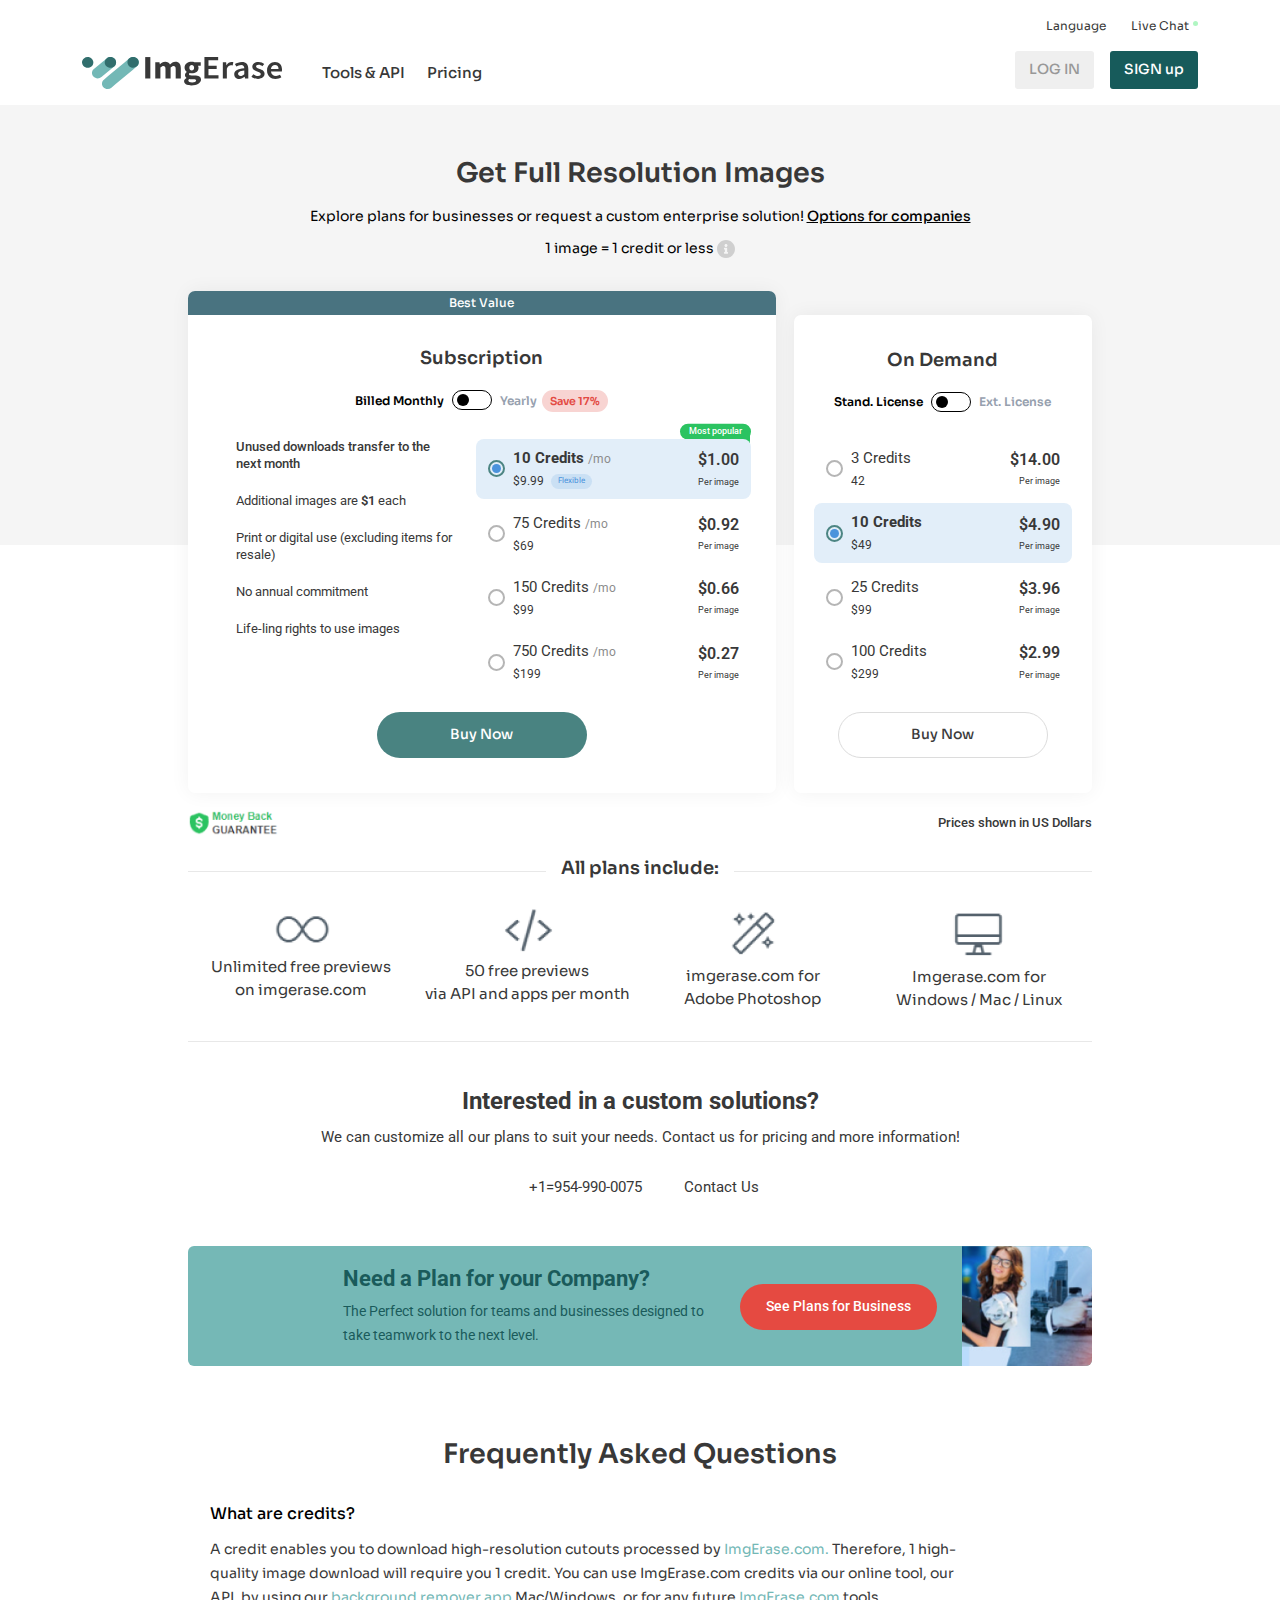
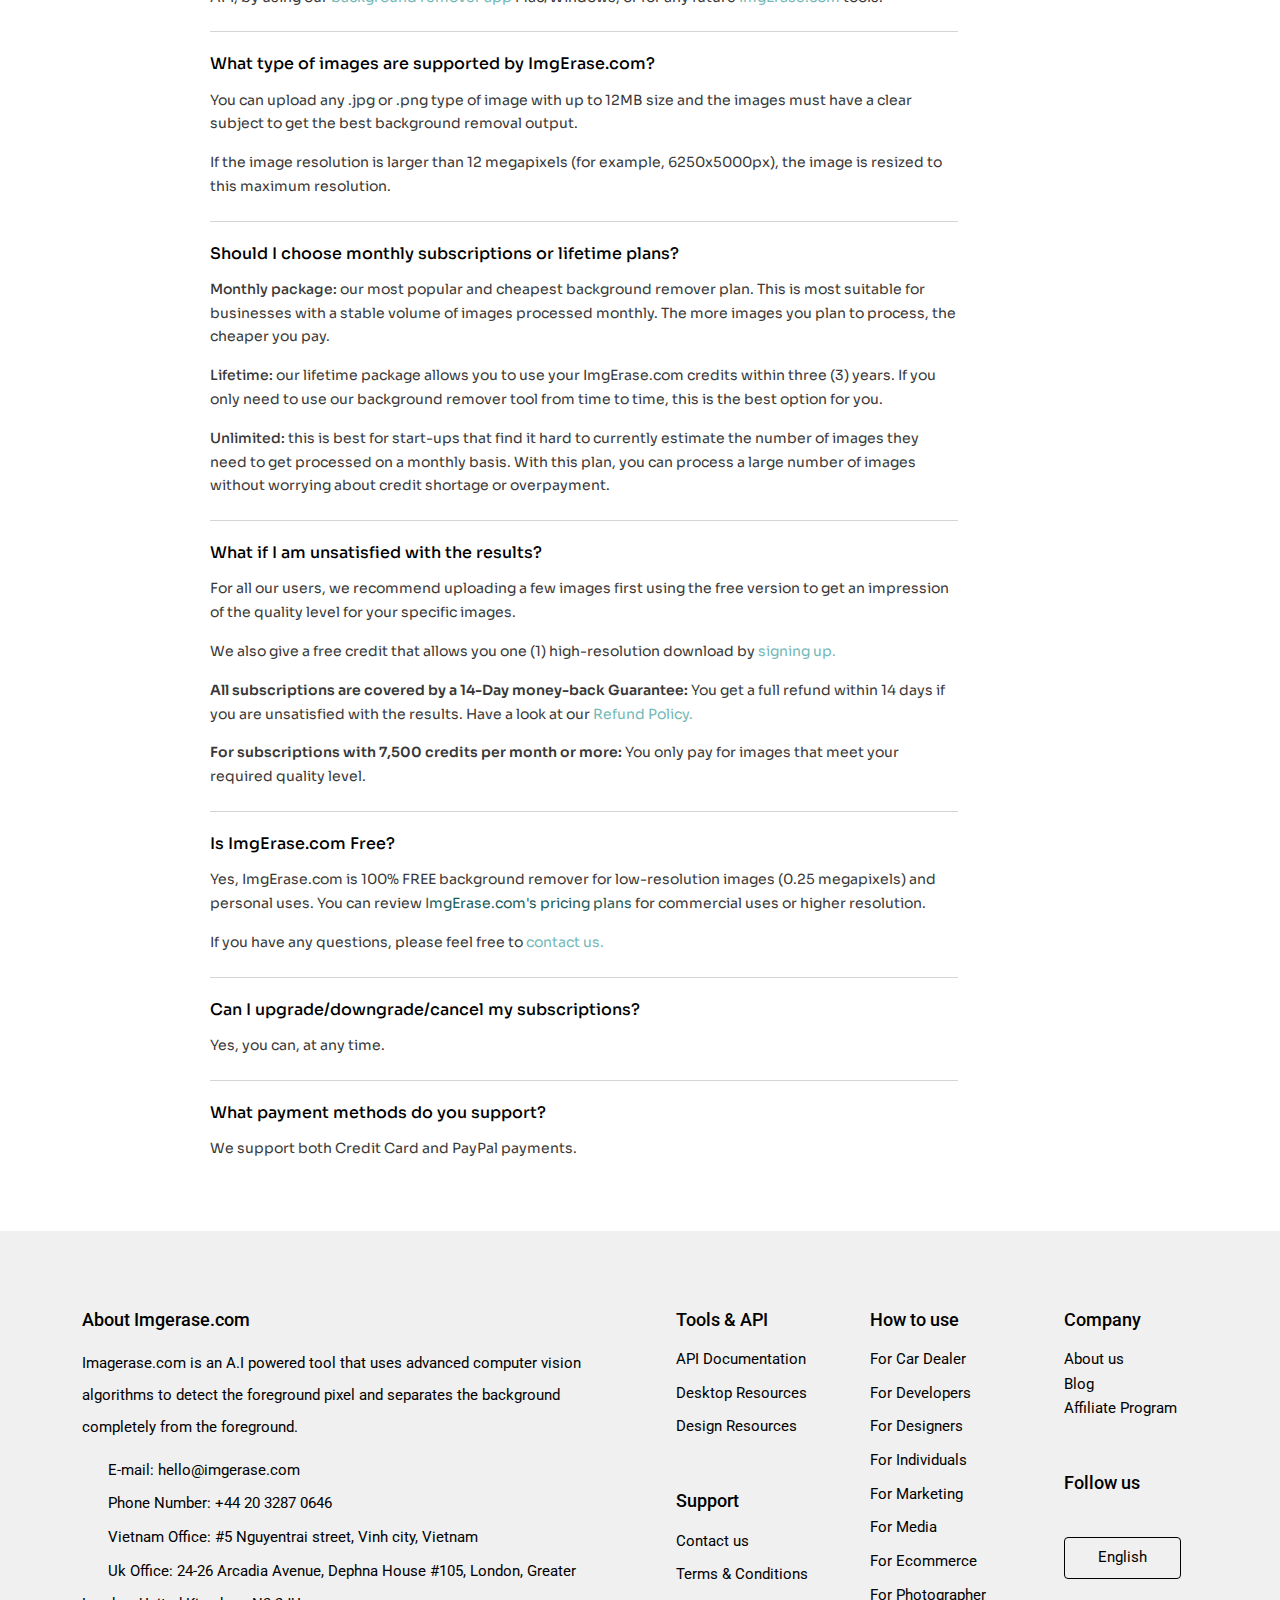
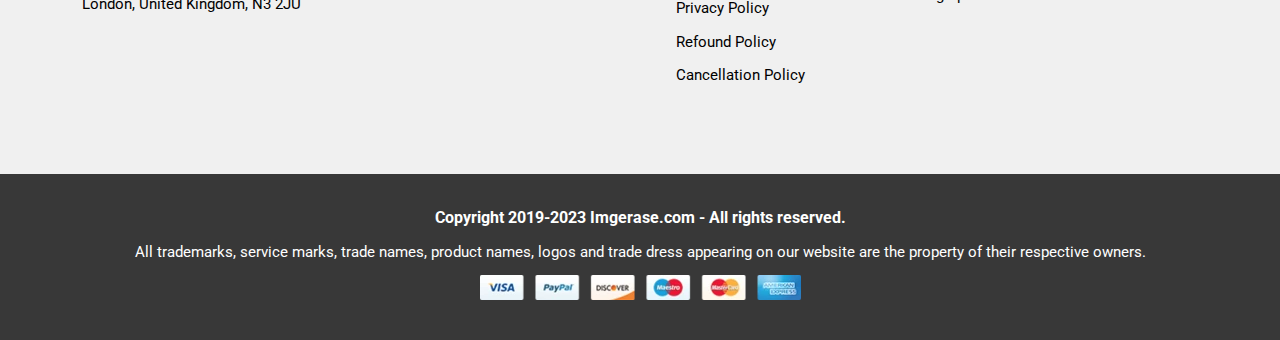
<file: pricing.html>
<!DOCTYPE html>
<html lang="en">
  <head>
    <meta charset="utf-8" />
    <title>ImgErase</title>
    <meta
      name="viewport"
      content="width=device-width, initial-scale=1, shrink-to-fit=no"
    />
    <meta name="description" content="Site description will be here" />
    <link rel="stylesheet" type="text/css" href="css/bootstrap.min.css" />
    <link rel="stylesheet" type="text/css" href="css/dropzone.css" />
    <link
      href="https://kit-pro.fontawesome.com/releases/v5.15.2/css/pro.min.css"
      rel="stylesheet"
    />
    <link rel="stylesheet" href="css/default-edit.css" />
    <link rel="stylesheet" type="text/css" href="style.css" />
    <link rel="stylesheet" type="text/css" href="css/responsive.css" />
    <!--End ALL STYLESHEET -->
  </head>

  <body>
    <!-- preloader -->
    <div id="preloader"></div>
    <!-- preloader-end -->
    <!-- main-wrap -->
    <div class="main-wrap">
      <!-- offcanvas-start -->
      <div class="offcanvas-menu">
        <div class="offmenu">
          <a href="#" class="offcanvas-close"><i class="fal fa-times"></i></a>
          <div class="main-menu mt-3">
            <ul class="flex-column">
              <li><a href="#">Tools & API</a></li>
              <li><a href="Pricing.html">Pricing</a></li>
            </ul>
          </div>
          <div class="header__right align-items-center mt-auto">
            <div class="header__right__top">
              <div class="language-dropdown">
                <a href="#" data-bs-toggle="dropdown">
                  <span class="txt">Language</span>
                  <i class="fas fa-chevron-down chevron"></i>
                </a>
                <d class="dropdown-menu dropup dropdown-menu-end">
                  <ul>
                    <li><a href="#">English</a></li>
                    <li><a href="#">Bangla</a></li>
                  </ul>
                </d>
              </div>
              <a href="#" class="lvc-btn">
                <i class="fal fa-comment-alt icn"></i>
                <span class="txt">Live Chat</span>
                <span class="note"></span>
              </a>
            </div>
            <div class="header__right__bottom">
              <a href="#" class="default-button default-button--ass">LOG IN</a>
              <a href="#" class="default-button">SIGN up</a>
            </div>
          </div>
        </div>
      </div>
      <div class="offcanvas-overlay"></div>
      <!-- offcanvas-start-end -->

      <!-- header-section -->
      <header class="header-section">
        <div class="header-in">
          <div class="container">
            <div class="header-section__inner">
              <div class="header__left">
                <a href="index.html" class="header__logo">
                  <img src="images/logo.svg" alt="" />
                </a>
                <div class="main-menu d-lg-flex d-none">
                  <ul>
                    <li><a href="#">Tools & API</a></li>
                    <li><a href="Pricing.html">Pricing</a></li>
                  </ul>
                </div>
              </div>
              <div class="header__right d-lg-flex d-none">
                <div class="header__right__top">
                  <div class="language-dropdown">
                    <a href="#" data-bs-toggle="dropdown">
                      <span class="txt">Language</span>
                      <i class="fas fa-chevron-down chevron"></i>
                    </a>
                    <d class="dropdown-menu dropdown-menu-end">
                      <ul>
                        <li><a href="#">English</a></li>
                        <li><a href="#">Bangla</a></li>
                      </ul>
                    </d>
                  </div>
                  <a href="#" class="lvc-btn">
                    <i class="fal fa-comment-alt icn"></i>
                    <span class="txt">Live Chat</span>
                    <span class="note"></span>
                  </a>
                </div>
                <div class="header__right__bottom">
                  <a href="#" class="default-button default-button--ass"
                    >LOG IN</a
                  >
                  <a href="#" class="default-button">SIGN up</a>
                </div>
              </div>
              <a href="#" class="offcanvas-open d-lg-none">
                <i class="far fa-bars"></i>
              </a>
            </div>
          </div>
        </div>
      </header>
      <!--End header-section -->

      <!-- main -->
      <main>
        <!-- pricing-section -->
        <section class="pricing-section pb-0">
          <div class="container">
            <div class="pricing-section__inner">
              <div
                class="pricing-section__title sec-title cont-blk cont-blk--center"
              >
                <h2 class="h2 pb-1">Get Full Resolution Images</h2>
                <p class="mb-2">
                  Explore plans for businesses or request a custom enterprise
                  solution!
                  <span class="fw-500 underline">Options for companies</span>
                </p>
                <p>
                  1 image = 1 credit or less
                  <a href="#" class="info-circle"
                    ><img src="images/info-circle.svg " alt=""
                  /></a>
                </p>
              </div>

              <div class="pricing__row">
                <div class="pricing__msd">
                  <div class="pricing__msd__tp">
                    <h4 class="mb-0">Best Value</h4>
                  </div>
                  <div class="pricing__msd__title">
                    <h3>Subscription</h3>
                    <div class="subs__select">
                      <input type="checkbox" class="checkbox checkbox-switch" />
                      <div class="option option--monthly">Billed Monthly</div>
                      <div class="option option--yearly">
                        Yearly <span class="red-save">Save 17%</span>
                      </div>
                    </div>
                  </div>
                  <div class="pricing__msd__mr">
                    <div class="pricing__msd__mr__left">
                      <ul class="pc-ul">
                        <li class="fw-500">
                          Unused downloads transfer to the next month
                        </li>
                        <li>
                          Additional images are
                          <span class="fw-600">$1</span> each
                        </li>
                        <li>
                          Print or digital use (excluding items for resale)
                        </li>
                        <li>No annual commitment</li>
                        <li>Life-ling rights to use images</li>
                      </ul>
                    </div>
                    <div class="pricing__msd__mr__right">
                      <div class="pricing__options">
                        <!-- pricing__option -->
                        <label class="pricing__option">
                          <input
                            type="radio"
                            name="pricing__subscription"
                            class="radio checkbox-round"
                            checked
                          />
                          <div class="pricing__option__bg"></div>
                          <div class="pricing__option__right-label">
                            Most popular
                          </div>
                          <div class="pricing__option__left">
                            <div class="pricing__option__left__tc">
                              <h4>
                                <span class="cr">10 Credits</span>
                                <span class="pr">/mo</span>
                              </h4>
                              <h5>
                                $9.99
                                <div class="bdg">Flexible</div>
                              </h5>
                            </div>
                          </div>
                          <div class="pricing__option__right">
                            <h4>$1.00</h4>
                            <h6>Per image</h6>
                          </div>
                        </label>
                        <!-- pricing__option-end -->
                        <!-- pricing__option -->
                        <label class="pricing__option">
                          <input
                            type="radio"
                            name="pricing__subscription"
                            class="radio checkbox-round"
                          />
                          <div class="pricing__option__bg"></div>
                          <div class="pricing__option__left">
                            <div class="pricing__option__left__tc">
                              <h4>
                                <span class="cr">75 Credits</span>
                                <span class="pr">/mo</span>
                              </h4>
                              <h5>$69</h5>
                            </div>
                          </div>
                          <div class="pricing__option__right">
                            <h4>$0.92</h4>
                            <h6>Per image</h6>
                          </div>
                        </label>
                        <!-- pricing__option-end -->
                        <!-- pricing__option -->
                        <label class="pricing__option">
                          <input
                            type="radio"
                            name="pricing__subscription"
                            class="radio checkbox-round"
                          />
                          <div class="pricing__option__bg"></div>
                          <div class="pricing__option__left">
                            <div class="pricing__option__left__tc">
                              <h4>
                                <span class="cr">150 Credits</span>
                                <span class="pr">/mo</span>
                              </h4>
                              <h5>$99</h5>
                            </div>
                          </div>
                          <div class="pricing__option__right">
                            <h4>$0.66</h4>
                            <h6>Per image</h6>
                          </div>
                        </label>
                        <!-- pricing__option-end -->
                        <!-- pricing__option -->
                        <label class="pricing__option">
                          <input
                            type="radio"
                            name="pricing__subscription"
                            class="radio checkbox-round"
                          />
                          <div class="pricing__option__bg"></div>
                          <div class="pricing__option__left">
                            <div class="pricing__option__left__tc">
                              <h4>
                                <span class="cr">750 Credits</span>
                                <span class="pr">/mo</span>
                              </h4>
                              <h5>$199</h5>
                            </div>
                          </div>
                          <div class="pricing__option__right">
                            <h4>$0.27</h4>
                            <h6>Per image</h6>
                          </div>
                        </label>
                        <!-- pricing__option-end -->
                      </div>
                    </div>
                  </div>

                  <div class="pricing__msd__bottom">
                    <a href="#" class="site-btn">Buy Now</a>
                  </div>
                </div>

                <div class="pricing__msd pricing__msd--sm">
                  <div class="pricing__msd__title">
                    <h3>On Demand <i class="far fa-info-circle"></i></h3>
                    <div class="subs__select">
                      <input type="checkbox" class="checkbox checkbox-switch" />
                      <div class="option option--monthly">Stand. License</div>
                      <div class="option option--yearly">Ext. License</div>
                    </div>
                  </div>
                  <div class="pricing__msd__mr">
                    <div class="pricing__options">
                      <!-- pricing__option -->
                      <label class="pricing__option">
                        <input
                          type="radio"
                          name="pricing__demand"
                          class="radio checkbox-round"
                        />
                        <div class="pricing__option__bg"></div>
                        <div class="pricing__option__left">
                          <div class="pricing__option__left__tc">
                            <h4>
                              <span class="cr">3 Credits</span>
                            </h4>
                            <h5>42</h5>
                          </div>
                        </div>
                        <div class="pricing__option__right">
                          <h4>$14.00</h4>
                          <h6>Per image</h6>
                        </div>
                      </label>
                      <!-- pricing__option-end -->
                      <!-- pricing__option -->
                      <label class="pricing__option">
                        <input
                          type="radio"
                          name="pricing__demand"
                          class="radio checkbox-round"
                          checked
                        />
                        <div class="pricing__option__bg"></div>
                        <div class="pricing__option__left">
                          <div class="pricing__option__left__tc">
                            <h4>
                              <span class="cr">10 Credits</span>
                            </h4>
                            <h5>$49</h5>
                          </div>
                        </div>
                        <div class="pricing__option__right">
                          <h4>$4.90</h4>
                          <h6>Per image</h6>
                        </div>
                      </label>
                      <!-- pricing__option-end -->
                      <!-- pricing__option -->
                      <label class="pricing__option">
                        <input
                          type="radio"
                          name="pricing__demand"
                          class="radio checkbox-round"
                        />
                        <div class="pricing__option__bg"></div>
                        <div class="pricing__option__left">
                          <div class="pricing__option__left__tc">
                            <h4>
                              <span class="cr">25 Credits</span>
                            </h4>
                            <h5>$99</h5>
                          </div>
                        </div>
                        <div class="pricing__option__right">
                          <h4>$3.96</h4>
                          <h6>Per image</h6>
                        </div>
                      </label>
                      <!-- pricing__option-end -->
                      <!-- pricing__option -->
                      <label class="pricing__option">
                        <input
                          type="radio"
                          name="pricing__demand"
                          class="radio checkbox-round"
                        />
                        <div class="pricing__option__bg"></div>
                        <div class="pricing__option__left">
                          <div class="pricing__option__left__tc">
                            <h4>
                              <span class="cr">100 Credits</span>
                            </h4>
                            <h5>$299</h5>
                          </div>
                        </div>
                        <div class="pricing__option__right">
                          <h4>$2.99</h4>
                          <h6>Per image</h6>
                        </div>
                      </label>
                      <!-- pricing__option-end -->
                    </div>
                  </div>

                  <div class="pricing__msd__bottom">
                    <a href="#" class="site-btn site-btn--bordered">Buy Now</a>
                  </div>
                </div>
              </div>
              <div class="pricing__msd__inst-bottom">
                <img
                  src="images/money-back-guarantee.png"
                  alt=""
                  class="money-back"
                />
                <h4>Prices shown in US Dollars</h4>
              </div>

              <div class="pricing-includes-wrap">
                <div class="pricing-includes__title">
                  <h4 class="mb-0">All plans include:</h4>
                </div>
                <div class="pricing-includes">
                  <div class="pricing-include">
                    <div class="pricing-include__icon">
                      <img src="images/infinity.png" alt="" />
                    </div>
                    <div class="pricing-include__tc">
                      <h4>
                        Unlimited free previews <br />
                        on imgerase.com
                      </h4>
                    </div>
                  </div>
                  <div class="pricing-include">
                    <div class="pricing-include__icon">
                      <img src="images/code.png" alt="" />
                    </div>
                    <div class="pricing-include__tc">
                      <h4>
                        50 free previews <br />
                        via API and apps per month
                      </h4>
                    </div>
                  </div>
                  <div class="pricing-include">
                    <div class="pricing-include__icon">
                      <img src="images/magic.png" alt="" />
                    </div>
                    <div class="pricing-include__tc">
                      <h4>
                        imgerase.com for <br />
                        Adobe Photoshop
                      </h4>
                    </div>
                  </div>
                  <div class="pricing-include">
                    <div class="pricing-include__icon">
                      <img src="images/monitor.png" alt="" />
                    </div>
                    <div class="pricing-include__tc">
                      <h4>
                        Imgerase.com for <br />
                        Windows / Mac / Linux
                      </h4>
                    </div>
                  </div>
                </div>
              </div>

              <div class="pricing-custom-cta">
                <div class="pricing-custom-cta__title">
                  <h3>Interested in a custom solutions?</h3>
                  <p>
                    We can customize all our plans to suit your needs. Contact
                    us for pricing and more information!
                  </p>

                  <ul class="pricing-cta-menu">
                    <li>
                      <a href="#">
                        <div class="icon"><i class="fas fa-phone-alt"></i></div>
                        <span class="txt">+1=954-990-0075</span>
                      </a>
                    </li>
                    <li>
                      <a href="#">
                        <div class="icon"><i class="far fa-envelope"></i></div>
                        <span class="txt">Contact Us</span>
                      </a>
                    </li>
                  </ul>
                </div>
              </div>

              <div class="pricing__company">
                <div class="pricing__company__content">
                  <div class="pricing__company__content__left">
                    <h3>Need a Plan for your Company?</h3>
                    <p>
                      The Perfect solution for teams and businesses designed to
                      take teamwork to the next level.
                    </p>
                  </div>
                  <div class="pricing__company__content__right">
                    <a href="#" class="site-btn site-btn--red"
                      >See Plans for Business</a
                    >
                  </div>
                </div>
                <div class="pricing__company__right-img"></div>
              </div>
            </div>
          </div>
        </section>
        <!-- pricing-section-end -->

        <!-- faq-section -->
        <section class="faq-section">
          <div class="container">
            <div class="faq-section__inner">
              <div
                class="faq-section__title sec-title cont-blk cont-blk--center"
              >
                <h2 class="h2 mb-0">Frequently Asked Questions</h2>
              </div>

              <div class="faq-wrapper">
                <!-- single-faq -->
                <div class="single-faq">
                  <div class="single-faq__title">
                    <h4 class="mb-0">What are credits?</h4>
                  </div>
                  <div class="single-faq-content">
                    <div class="single-faq-content__inner">
                      <p>
                        A credit enables you to download high-resolution cutouts
                        processed by
                        <span class="color-theme2">ImgErase.com.</span>
                        Therefore, 1 high-quality image download will require
                        you 1 credit. You can use ImgErase.com credits via our
                        online tool, our API, by using our
                        <span class="color-theme2">background remover app</span>
                        Mac/Windows, or for any future
                        <span class="color-theme2">ImgErase.com</span> tools.
                      </p>
                    </div>
                  </div>
                </div>
                <!-- single-faq-end -->
                <!-- single-faq -->
                <div class="single-faq">
                  <div class="single-faq__title">
                    <h4 class="mb-0">
                      What type of images are supported by ImgErase.com?
                    </h4>
                  </div>
                  <div class="single-faq-content">
                    <div class="single-faq-content__inner">
                      <p>
                        You can upload any .jpg or .png type of image with up to
                        12MB size and the images must have a clear subject to
                        get the best background removal output.
                      </p>
                      <p>
                        If the image resolution is larger than 12 megapixels
                        (for example, 6250x5000px), the image is resized to this
                        maximum resolution.
                      </p>
                    </div>
                  </div>
                </div>
                <!-- single-faq-end -->
                <!-- single-faq -->
                <div class="single-faq">
                  <div class="single-faq__title">
                    <h4 class="mb-0">
                      Should I choose monthly subscriptions or lifetime plans?
                    </h4>
                  </div>
                  <div class="single-faq-content">
                    <div class="single-faq-content__inner">
                      <p>
                        <span class="fw-500">Monthly package:</span> our most
                        popular and cheapest background remover plan. This is
                        most suitable for businesses with a stable volume of
                        images processed monthly. The more images you plan to
                        process, the cheaper you pay.
                      </p>
                      <p>
                        <span class="fw-500">Lifetime:</span> our lifetime
                        package allows you to use your ImgErase.com credits
                        within three (3) years. If you only need to use our
                        background remover tool from time to time, this is the
                        best option for you.
                      </p>
                      <p>
                        <span class="fw-500">Unlimited:</span> this is best for
                        start-ups that find it hard to currently estimate the
                        number of images they need to get processed on a monthly
                        basis. With this plan, you can process a large number of
                        images without worrying about credit shortage or
                        overpayment.
                      </p>
                    </div>
                  </div>
                </div>
                <!-- single-faq-end -->
                <!-- single-faq -->
                <div class="single-faq">
                  <div class="single-faq__title">
                    <h4 class="mb-0">
                      What if I am unsatisfied with the results?
                    </h4>
                  </div>
                  <div class="single-faq-content">
                    <div class="single-faq-content__inner">
                      <p>
                        For all our users, we recommend uploading a few images
                        first using the free version to get an impression of the
                        quality level for your specific images.
                      </p>
                      <p>
                        We also give a free credit that allows you one (1)
                        high-resolution download by
                        <a href="#" class="color-theme2">signing up.</a>
                      </p>
                      <p>
                        <span class="fw-600"
                          >All subscriptions are covered by a 14-Day money-back
                          Guarantee:</span
                        >
                        You get a full refund within 14 days if you are
                        unsatisfied with the results. Have a look at our
                        <a href="#" class="color-theme2">Refund Policy.</a>
                      </p>
                      <p>
                        <span class="fw-600"
                          >For subscriptions with 7,500 credits per month or
                          more:</span
                        >
                        You only pay for images that meet your required quality
                        level.
                      </p>
                    </div>
                  </div>
                </div>
                <!-- single-faq-end -->
                <!-- single-faq -->
                <div class="single-faq">
                  <div class="single-faq__title">
                    <h4 class="mb-0">Is ImgErase.com Free?</h4>
                  </div>
                  <div class="single-faq-content">
                    <div class="single-faq-content__inner">
                      <p>
                        Yes, ImgErase.com is 100% FREE background remover for
                        low-resolution images (0.25 megapixels) and personal
                        uses. You can review
                        <a href="#" class="color-theme1"
                          >ImgErase.com's pricing plans</a
                        >
                        for commercial uses or higher resolution.
                      </p>
                      <p>
                        If you have any questions, please feel free to
                        <a href="#" class="color-theme2">contact us.</a>
                      </p>
                    </div>
                  </div>
                </div>
                <!-- single-faq-end -->
                <!-- single-faq -->
                <div class="single-faq">
                  <div class="single-faq__title">
                    <h4 class="mb-0">
                      Can I upgrade/downgrade/cancel my subscriptions?
                    </h4>
                  </div>
                  <div class="single-faq-content">
                    <div class="single-faq-content__inner">
                      <p>Yes, you can, at any time.</p>
                    </div>
                  </div>
                </div>
                <!-- single-faq-end -->
                <!-- single-faq -->
                <div class="single-faq">
                  <div class="single-faq__title">
                    <h4 class="mb-0">What payment methods do you support?</h4>
                  </div>
                  <div class="single-faq-content">
                    <div class="single-faq-content__inner">
                      <p>We support both Credit Card and PayPal payments.</p>
                    </div>
                  </div>
                </div>
                <!-- single-faq-end -->
              </div>
            </div>
          </div>
        </section>
        <!-- faq-section-end -->
      </main>
      <!-- main end -->

      <!-- footer-section -->
      <footer class="footer-section">
        <!-- footer__top -->
        <div class="footer__top___outer" style="background-color: #f0f0f0">
          <div class="container">
            <div class="footer__top">
              <div class="footer__about__column">
                <h4>About Imgerase.com</h4>
                <p>
                  Imagerase.com is an A.I powered tool that uses advanced
                  computer vision algorithms to detect the foreground pixel and
                  separates the background completely from the foreground.
                </p>
                <div class="footer-menu mb-0">
                  <ul>
                    <li>
                      <a href="mailto:hello@imgerase.com">
                        <div class="icon"><i class="fas fa-envelope"></i></div>
                        <span class="txt">E-mail: hello@imgerase.com</span>
                      </a>
                    </li>
                    <li>
                      <a href="TEL:+442032870646">
                        <div class="icon"><i class="fas fa-phone-alt"></i></div>
                        <span class="txt">Phone Number: +44 20 3287 0646</span>
                      </a>
                    </li>
                    <li>
                      <a href="#">
                        <div class="icon">
                          <i class="fas fa-map-marker-alt"></i>
                        </div>
                        <span class="txt"
                          >Vietnam Office: #5 Nguyentrai street, Vinh city,
                          Vietnam</span
                        >
                      </a>
                    </li>
                    <li>
                      <a href="#">
                        <div class="icon">
                          <i class="fas fa-map-marker-alt"></i>
                        </div>
                        <span class="txt"
                          >Uk Office: 24-26 Arcadia Avenue, Dephna House #105,
                          London, Greater</span
                        >
                      </a>
                    </li>
                    <li>
                      <span class="txt">London, United Kingdom, N3 2JU</span>
                    </li>
                  </ul>
                </div>
              </div>

              <div class="footer__menu__column">
                <div class="footer-menu">
                  <h4>Tools & API</h4>
                  <ul>
                    <li>
                      <a href="#"><span class="txt">API Documentation</span></a>
                    </li>
                    <li>
                      <a href="#"><span class="txt">Desktop Resources</span></a>
                    </li>
                    <li>
                      <a href="#"><span class="txt">Design Resources</span></a>
                    </li>
                  </ul>
                </div>
                <div class="footer-menu mb-0">
                  <h4>Support</h4>
                  <ul>
                    <li>
                      <a href="#"><span class="txt">Contact us</span></a>
                    </li>
                    <li>
                      <a href="#"
                        ><span class="txt">Terms & Conditions</span></a
                      >
                    </li>
                    <li>
                      <a href="#"><span class="txt">Privacy Policy</span></a>
                    </li>
                    <li>
                      <a href="#"><span class="txt">Refound Policy</span></a>
                    </li>
                    <li>
                      <a href="#"
                        ><span class="txt">Cancellation Policy</span></a
                      >
                    </li>
                  </ul>
                </div>
              </div>

              <div class="footer__menu__column">
                <div class="footer-menu mb-0">
                  <h4>How to use</h4>
                  <ul>
                    <li>
                      <a href="#"><span class="txt">For Car Dealer</span></a>
                    </li>
                    <li>
                      <a href="#"><span class="txt">For Developers</span></a>
                    </li>
                    <li>
                      <a href="#"><span class="txt">For Designers</span></a>
                    </li>
                    <li>
                      <a href="#"><span class="txt">For Individuals</span></a>
                    </li>
                    <li>
                      <a href="#"><span class="txt">For Marketing</span></a>
                    </li>
                    <li>
                      <a href="#"><span class="txt">For Media</span></a>
                    </li>
                    <li>
                      <a href="#"><span class="txt">For Ecommerce</span></a>
                    </li>
                    <li>
                      <a href="#"><span class="txt">For Photographer</span></a>
                    </li>
                  </ul>
                </div>
              </div>

              <div class="footer__menu__column">
                <div class="footer-menu">
                  <h4>Company</h4>
                  <ul>
                    <li>
                      <a href="#"><span class="txt">About us</span></a>
                      <a href="#"><span class="txt">Blog</span></a>
                      <a href="#"><span class="txt">Affiliate Program</span></a>
                    </li>
                  </ul>
                </div>
                <div class="footer__s-menu">
                  <h4>Follow us</h4>
                  <ul>
                    <li>
                      <a href="#"><i class="fab fa-twitter"></i></a>
                    </li>
                    <li>
                      <a href="#"><i class="fab fa-pinterest"></i></a>
                    </li>
                    <li>
                      <a href="#"><i class="fab fa-facebook"></i></a>
                    </li>
                  </ul>
                </div>

                <div class="f-language">
                  <a href="#" data-bs-toggle="dropdown">
                    <div class="fi">
                      <i class="fas fa-globe"></i>
                    </div>
                    <span class="txt">English</span>
                    <i class="fas fa-chevron-right chevron"></i>
                  </a>
                  <div class="dropdown-menu dropdown-menu-md-end">
                    <ul>
                      <li><a href="#">English</a></li>
                      <li><a href="#">Bangla</a></li>
                    </ul>
                  </div>
                </div>
              </div>
            </div>
          </div>
        </div>
        <!-- footer__top-end -->

        <!-- footer__bottom -->
        <div class="footer__bottom__outer">
          <div class="container">
            <div class="footer__bottom">
              <p class="copy-right">
                Copyright 2019-2023 Imgerase.com - All rights reserved.
              </p>
              <p>
                All trademarks, service marks, trade names, product names, logos
                and trade dress appearing on our website are the property of
                their respective owners.
              </p>
              <div class="f-cards">
                <img src="images/f-card.png" alt="" class="img" />
              </div>
            </div>
          </div>
        </div>
        <!-- footer__bottom-end -->
      </footer>
      <!--End footer-section -->
    </div>
    <!-- main-wrap -->

    <!-- js -->
    <script src="js/jquery-3.6.0.min.js"></script>
    <script src="js/bootstrap.bundle.min.js"></script>
    <script src="js/jquery.scrollUp.min.js"></script>
    <script src="js/dropzone.js"></script>
    <script src="js/beforeafter.jquery-1.0.0.min.js"></script>
    <script src="js/main.js"></script>
    <!-- End All Js -->
  </body>
</html>
</file>
<file: css/dropzone.css>
@-webkit-keyframes passing-through {
  0% {
    opacity: 0;
    -webkit-transform: translateY(40px);
    -moz-transform: translateY(40px);
    -ms-transform: translateY(40px);
    -o-transform: translateY(40px);
    transform: translateY(40px);
  }
  30%, 70% {
    opacity: 1;
    -webkit-transform: translateY(0px);
    -moz-transform: translateY(0px);
    -ms-transform: translateY(0px);
    -o-transform: translateY(0px);
    transform: translateY(0px);
  }
  100% {
    opacity: 0;
    -webkit-transform: translateY(-40px);
    -moz-transform: translateY(-40px);
    -ms-transform: translateY(-40px);
    -o-transform: translateY(-40px);
    transform: translateY(-40px);
  }
}
@-moz-keyframes passing-through {
  0% {
    opacity: 0;
    -webkit-transform: translateY(40px);
    -moz-transform: translateY(40px);
    -ms-transform: translateY(40px);
    -o-transform: translateY(40px);
    transform: translateY(40px);
  }
  30%, 70% {
    opacity: 1;
    -webkit-transform: translateY(0px);
    -moz-transform: translateY(0px);
    -ms-transform: translateY(0px);
    -o-transform: translateY(0px);
    transform: translateY(0px);
  }
  100% {
    opacity: 0;
    -webkit-transform: translateY(-40px);
    -moz-transform: translateY(-40px);
    -ms-transform: translateY(-40px);
    -o-transform: translateY(-40px);
    transform: translateY(-40px);
  }
}
@keyframes passing-through {
  0% {
    opacity: 0;
    -webkit-transform: translateY(40px);
    -moz-transform: translateY(40px);
    -ms-transform: translateY(40px);
    -o-transform: translateY(40px);
    transform: translateY(40px);
  }
  30%, 70% {
    opacity: 1;
    -webkit-transform: translateY(0px);
    -moz-transform: translateY(0px);
    -ms-transform: translateY(0px);
    -o-transform: translateY(0px);
    transform: translateY(0px);
  }
  100% {
    opacity: 0;
    -webkit-transform: translateY(-40px);
    -moz-transform: translateY(-40px);
    -ms-transform: translateY(-40px);
    -o-transform: translateY(-40px);
    transform: translateY(-40px);
  }
}
@-webkit-keyframes slide-in {
  0% {
    opacity: 0;
    -webkit-transform: translateY(40px);
    -moz-transform: translateY(40px);
    -ms-transform: translateY(40px);
    -o-transform: translateY(40px);
    transform: translateY(40px);
  }
  30% {
    opacity: 1;
    -webkit-transform: translateY(0px);
    -moz-transform: translateY(0px);
    -ms-transform: translateY(0px);
    -o-transform: translateY(0px);
    transform: translateY(0px);
  }
}
@-moz-keyframes slide-in {
  0% {
    opacity: 0;
    -webkit-transform: translateY(40px);
    -moz-transform: translateY(40px);
    -ms-transform: translateY(40px);
    -o-transform: translateY(40px);
    transform: translateY(40px);
  }
  30% {
    opacity: 1;
    -webkit-transform: translateY(0px);
    -moz-transform: translateY(0px);
    -ms-transform: translateY(0px);
    -o-transform: translateY(0px);
    transform: translateY(0px);
  }
}
@keyframes slide-in {
  0% {
    opacity: 0;
    -webkit-transform: translateY(40px);
    -moz-transform: translateY(40px);
    -ms-transform: translateY(40px);
    -o-transform: translateY(40px);
    transform: translateY(40px);
  }
  30% {
    opacity: 1;
    -webkit-transform: translateY(0px);
    -moz-transform: translateY(0px);
    -ms-transform: translateY(0px);
    -o-transform: translateY(0px);
    transform: translateY(0px);
  }
}
@-webkit-keyframes pulse {
  0% {
    -webkit-transform: scale(1);
    -moz-transform: scale(1);
    -ms-transform: scale(1);
    -o-transform: scale(1);
    transform: scale(1);
  }
  10% {
    -webkit-transform: scale(1.1);
    -moz-transform: scale(1.1);
    -ms-transform: scale(1.1);
    -o-transform: scale(1.1);
    transform: scale(1.1);
  }
  20% {
    -webkit-transform: scale(1);
    -moz-transform: scale(1);
    -ms-transform: scale(1);
    -o-transform: scale(1);
    transform: scale(1);
  }
}
@-moz-keyframes pulse {
  0% {
    -webkit-transform: scale(1);
    -moz-transform: scale(1);
    -ms-transform: scale(1);
    -o-transform: scale(1);
    transform: scale(1);
  }
  10% {
    -webkit-transform: scale(1.1);
    -moz-transform: scale(1.1);
    -ms-transform: scale(1.1);
    -o-transform: scale(1.1);
    transform: scale(1.1);
  }
  20% {
    -webkit-transform: scale(1);
    -moz-transform: scale(1);
    -ms-transform: scale(1);
    -o-transform: scale(1);
    transform: scale(1);
  }
}
@keyframes pulse {
  0% {
    -webkit-transform: scale(1);
    -moz-transform: scale(1);
    -ms-transform: scale(1);
    -o-transform: scale(1);
    transform: scale(1);
  }
  10% {
    -webkit-transform: scale(1.1);
    -moz-transform: scale(1.1);
    -ms-transform: scale(1.1);
    -o-transform: scale(1.1);
    transform: scale(1.1);
  }
  20% {
    -webkit-transform: scale(1);
    -moz-transform: scale(1);
    -ms-transform: scale(1);
    -o-transform: scale(1);
    transform: scale(1);
  }
}
.dropzone, .dropzone * {
  box-sizing: border-box;
}

.dropzone {
  min-height: 150px;
  border: 2px solid rgba(0, 0, 0, 0.3);
  background: white;
  padding: 20px 20px;
}
.dropzone.dz-clickable {
  cursor: pointer;
}
.dropzone.dz-clickable * {
  cursor: default;
}
.dropzone.dz-clickable .dz-message, .dropzone.dz-clickable .dz-message * {
  cursor: pointer;
}
.dropzone.dz-started .dz-message {
  display: none;
}
.dropzone.dz-drag-hover {
  border-style: solid;
}
.dropzone.dz-drag-hover .dz-message {
  opacity: 0.5;
}
.dropzone .dz-message {
  text-align: center;
  margin: 2em 0;
}
.dropzone .dz-message .dz-button {
  background: none;
  color: inherit;
  border: none;
  padding: 0;
  font: inherit;
  cursor: pointer;
  outline: inherit;
}
.dropzone .dz-preview {
  position: relative;
  display: inline-block;
  vertical-align: top;
  margin: 16px;
  min-height: 100px;
}
.dropzone .dz-preview:hover {
  z-index: 1000;
}
.dropzone .dz-preview:hover .dz-details {
  opacity: 1;
}
.dropzone .dz-preview.dz-file-preview .dz-image {
  border-radius: 20px;
  background: #999;
  background: linear-gradient(to bottom, #eee, #ddd);
}
.dropzone .dz-preview.dz-file-preview .dz-details {
  opacity: 1;
}
.dropzone .dz-preview.dz-image-preview {
  background: white;
}
.dropzone .dz-preview.dz-image-preview .dz-details {
  -webkit-transition: opacity 0.2s linear;
  -moz-transition: opacity 0.2s linear;
  -ms-transition: opacity 0.2s linear;
  -o-transition: opacity 0.2s linear;
  transition: opacity 0.2s linear;
}
.dropzone .dz-preview .dz-remove {
  font-size: 14px;
  text-align: center;
  display: block;
  cursor: pointer;
  border: none;
}
.dropzone .dz-preview .dz-remove:hover {
  text-decoration: underline;
}
.dropzone .dz-preview:hover .dz-details {
  opacity: 1;
}
.dropzone .dz-preview .dz-details {
  z-index: 20;
  position: absolute;
  top: 0;
  left: 0;
  opacity: 0;
  font-size: 13px;
  min-width: 100%;
  max-width: 100%;
  padding: 2em 1em;
  text-align: center;
  color: rgba(0, 0, 0, 0.9);
  line-height: 150%;
}
.dropzone .dz-preview .dz-details .dz-size {
  margin-bottom: 1em;
  font-size: 16px;
}
.dropzone .dz-preview .dz-details .dz-filename {
  white-space: nowrap;
}
.dropzone .dz-preview .dz-details .dz-filename:hover span {
  border: 1px solid rgba(200, 200, 200, 0.8);
  background-color: rgba(255, 255, 255, 0.8);
}
.dropzone .dz-preview .dz-details .dz-filename:not(:hover) {
  overflow: hidden;
  text-overflow: ellipsis;
}
.dropzone .dz-preview .dz-details .dz-filename:not(:hover) span {
  border: 1px solid transparent;
}
.dropzone .dz-preview .dz-details .dz-filename span, .dropzone .dz-preview .dz-details .dz-size span {
  background-color: rgba(255, 255, 255, 0.4);
  padding: 0 0.4em;
  border-radius: 3px;
}
.dropzone .dz-preview:hover .dz-image img {
  -webkit-transform: scale(1.05, 1.05);
  -moz-transform: scale(1.05, 1.05);
  -ms-transform: scale(1.05, 1.05);
  -o-transform: scale(1.05, 1.05);
  transform: scale(1.05, 1.05);
  -webkit-filter: blur(8px);
  filter: blur(8px);
}
.dropzone .dz-preview .dz-image {
  border-radius: 20px;
  overflow: hidden;
  width: 120px;
  height: 120px;
  position: relative;
  display: block;
  z-index: 10;
}
.dropzone .dz-preview .dz-image img {
  display: block;
}
.dropzone .dz-preview.dz-success .dz-success-mark {
  -webkit-animation: passing-through 3s cubic-bezier(0.77, 0, 0.175, 1);
  -moz-animation: passing-through 3s cubic-bezier(0.77, 0, 0.175, 1);
  -ms-animation: passing-through 3s cubic-bezier(0.77, 0, 0.175, 1);
  -o-animation: passing-through 3s cubic-bezier(0.77, 0, 0.175, 1);
  animation: passing-through 3s cubic-bezier(0.77, 0, 0.175, 1);
}
.dropzone .dz-preview.dz-error .dz-error-mark {
  opacity: 1;
  -webkit-animation: slide-in 3s cubic-bezier(0.77, 0, 0.175, 1);
  -moz-animation: slide-in 3s cubic-bezier(0.77, 0, 0.175, 1);
  -ms-animation: slide-in 3s cubic-bezier(0.77, 0, 0.175, 1);
  -o-animation: slide-in 3s cubic-bezier(0.77, 0, 0.175, 1);
  animation: slide-in 3s cubic-bezier(0.77, 0, 0.175, 1);
}
.dropzone .dz-preview .dz-success-mark, .dropzone .dz-preview .dz-error-mark {
  pointer-events: none;
  opacity: 0;
  z-index: 500;
  position: absolute;
  display: block;
  top: 50%;
  left: 50%;
  margin-left: -27px;
  margin-top: -27px;
}
.dropzone .dz-preview .dz-success-mark svg, .dropzone .dz-preview .dz-error-mark svg {
  display: block;
  width: 54px;
  height: 54px;
}
.dropzone .dz-preview.dz-processing .dz-progress {
  opacity: 1;
  -webkit-transition: all 0.2s linear;
  -moz-transition: all 0.2s linear;
  -ms-transition: all 0.2s linear;
  -o-transition: all 0.2s linear;
  transition: all 0.2s linear;
}
.dropzone .dz-preview.dz-complete .dz-progress {
  opacity: 0;
  -webkit-transition: opacity 0.4s ease-in;
  -moz-transition: opacity 0.4s ease-in;
  -ms-transition: opacity 0.4s ease-in;
  -o-transition: opacity 0.4s ease-in;
  transition: opacity 0.4s ease-in;
}
.dropzone .dz-preview:not(.dz-processing) .dz-progress {
  -webkit-animation: pulse 6s ease infinite;
  -moz-animation: pulse 6s ease infinite;
  -ms-animation: pulse 6s ease infinite;
  -o-animation: pulse 6s ease infinite;
  animation: pulse 6s ease infinite;
}
.dropzone .dz-preview .dz-progress {
  opacity: 1;
  z-index: 1000;
  pointer-events: none;
  position: absolute;
  height: 16px;
  left: 50%;
  top: 50%;
  margin-top: -8px;
  width: 80px;
  margin-left: -40px;
  background: rgba(255, 255, 255, 0.9);
  -webkit-transform: scale(1);
  border-radius: 8px;
  overflow: hidden;
}
.dropzone .dz-preview .dz-progress .dz-upload {
  background: #333;
  background: linear-gradient(to bottom, #666, #444);
  position: absolute;
  top: 0;
  left: 0;
  bottom: 0;
  width: 0;
  -webkit-transition: width 300ms ease-in-out;
  -moz-transition: width 300ms ease-in-out;
  -ms-transition: width 300ms ease-in-out;
  -o-transition: width 300ms ease-in-out;
  transition: width 300ms ease-in-out;
}
.dropzone .dz-preview.dz-error .dz-error-message {
  display: block;
}
.dropzone .dz-preview.dz-error:hover .dz-error-message {
  opacity: 1;
  pointer-events: auto;
}
.dropzone .dz-preview .dz-error-message {
  pointer-events: none;
  z-index: 1000;
  position: absolute;
  display: block;
  display: none;
  opacity: 0;
  -webkit-transition: opacity 0.3s ease;
  -moz-transition: opacity 0.3s ease;
  -ms-transition: opacity 0.3s ease;
  -o-transition: opacity 0.3s ease;
  transition: opacity 0.3s ease;
  border-radius: 8px;
  font-size: 13px;
  top: 130px;
  left: -10px;
  width: 140px;
  background: #be2626;
  background: linear-gradient(to bottom, #be2626, #a92222);
  padding: 0.5em 1.2em;
  color: white;
}
.dropzone .dz-preview .dz-error-message:after {
  content: "";
  position: absolute;
  top: -6px;
  left: 64px;
  width: 0;
  height: 0;
  border-left: 6px solid transparent;
  border-right: 6px solid transparent;
  border-bottom: 6px solid #be2626;
}
</file>
<file: css/default-edit.css>
/* ---buttons--- */
.default-button {
    min-height: 46px;
    padding: 10px 17px;
    border-radius: 4px;
    font-size: 18px;
    font-weight: 500;
    background: var(--theme__color1);
    color: #fff;
    display: inline-flex;
    align-items: center;
    justify-content: center;
    text-align: center;
    transition: 0.3s;
}
.default-button:hover {
    background: var(--theme__color2);
    color: #fff;
}
.default-button.default-button--sm {
    min-height: 42px;
    border-radius: 4px;
    font-size: 14px;
    font-weight: 400;
}
.default-button.default-button--sm .arr-right {
    font-size: 10px;
    margin-left: 35px;
}

.default-button--ass {
    background: #EFEFEF;
    color: #989898;
}
.default-button--dark {
    background: #383838;
}


.site-btn {
    min-height: 54px;
    padding: 10px 37px;
    border-radius: 50px;
    font-size: 18px;
    font-weight: 500;
    background: #498381;
    color: #fff;
    display: inline-flex;
    align-items: center;
    justify-content: center;
    text-align: center;
    transition: 0.3s;
    border: 1px solid transparent;
}
.site-btn:hover {
    background: var(--theme__color2);
    color: #fff;
}
.site-btn--bordered {
    border-color: #DCDCDC;
    background: transparent;
    color: #3C3C3C;
}
.site-btn--bordered:hover {
    border-color: transparent;
}
.site-btn--red {
    background: #E54A41;
}


.text-button {
    font-weight: 600;
    text-decoration: underline !important;
    color: var(--theme__color2);
    transition: 0.3s;
}
.text-button:hover {
    color: var(--theme__color1);
}
/* ---buttons---end */


/* -checkbox-round- */
.checkbox-round {
    appearance: none;
    -moz-appearance: none;
    -webkit-appearance: none;
    height: 17px;
    width: 17px;
    border-radius: 50%;
    font-size: 14px;
    flex-shrink: 0;
    position: relative;
    cursor: pointer;
}
.checkbox-round::before {
    content: '';
    height: 100%;
    width: 100%;
    border: 2px solid #B5B5B5;
    position: absolute;
    top: 0;
    left: 0;
    height: 100%;
    width: 100%;
    display: flex;
    border-radius: inherit;
}
.checkbox-round::after {
    content: '';
    height: 53%;
    width: 53%;
    position: absolute;
    background: #4B93DC;
    top: 4px;
    left: 4px;
    display: block;
    border-radius: inherit;
    opacity: 0;
    transition: 0.3s;
}
.checkbox-round:checked::after {
    opacity: 1;
}
.checkbox-round:checked::before {
    border-color: #4C8583;
}

/* checkbox-switch */
.checkbox-switch {
    appearance: none;
    -moz-appearance: none;
    -webkit-appearance: none;
    height: 26px;
    width: 45px;
    position: relative;
    cursor: pointer;
}
.checkbox-switch::before {
    height: 100%;
    width: 100%;
    position: absolute;
    top: 0;
    left: 0;
    content: '';
    display: block;
    border: 2px solid #000;
    border-radius: 30px;
    transition: 0.3s;
}
.checkbox-switch:checked::before {
    background: var(--theme__color1);
    border-color: transparent;
}
.checkbox-switch::after {
    --offset: 6px;
    height: 14px;
    aspect-ratio: 1 / 1;
    border-radius: 50%;
    position: absolute;
    top: 50%;
    left: var(--offset);
    transform: translate(0 , -50%);
    content: '';
    background: #000 ;
    display: block;
    transition: 0.3s;
}
.checkbox-switch:checked::after {
    background: #fff;
    transform: translate(-100% , -50%);
    left: calc(100% - var(--offset));
}

/* small-tools */
.underline {
    text-decoration: underline !important;
}
.h-initial {
    height: initial !important;
}
.space-nowrap {
    white-space: nowrap;
}
.hidden-scroll {
    overflow-y: auto !important;
    -ms-overflow-style: none !important;  /* IE and Edge */
    scrollbar-width: none !important;  /* Firefox */
}
.hidden-scroll::-webkit-scrollbar {
    display: none !important;
}
.pseudo-before-none::before {
    display: none !important;
}
.pseudo-after-none::after {
    display: none !important;
}
.pseudo-none::before,
.pseudo-none::after {
    display: none !important;
}



.flip {
    transform: rotateY(180deg);
}
.flip-x {
    transform: rotateX(180deg);
}
.rotate1_8 {
    transform: rotate(45deg) !important;
}
.rotate2_8 {
    transform: rotate(90deg) !important;
}
.rotate3_8 {
    transform: rotate(135deg) !important;
}
.rotate4_8 {
    transform: rotate(180deg) !important;
}
.rotate5_8 {
    transform: rotate(225deg) !important;
}
.rotate6_8 {
    transform: rotate(270deg) !important;
}
.rotate7_8 {
    transform: rotate(315deg) !important;
}
.rotate8_8 {
    transform: rotate(360deg) !important;
}


/* bg */
.bg-theme1 {
    background: var(--theme__color1) !important;
}
.bg-theme2 {
    background: var(--theme__color2) !important;
}
.bg-theme3 {
    background: var(--theme__color3) !important;
}
.bg-theme4 {
    background: var(--theme__color4) !important;
}

/* hover--bg */
.hover-bg-theme1:hover {
    background: var(--theme__color1) !important;
}
.hover-bg-theme2:hover {
    background: var(--theme__color2) !important;
}
.hover-bg-theme3:hover {
    background: var(--theme__color3) !important;
}
.hover-bg-theme4:hover {
    background: var(--theme__color4) !important;
}


/* fonts */
.font1 {
    font-family: var(--font1);
}
.font2 {
    font-family: var(--font2);
}
.font3 {
    font-family: var(--font3);
}
.font4 {
    font-family: var(--font4);
}


/* text-color */
.color-white {
    color: #fff !important;
}
.color-text {
    color: var(--text__color1) !important;
}
.color-theme1 {
    color: var(--theme__color1) !important;
}
.color-theme2 {
    color: var(--theme__color2) !important;
}
.color-theme3 {
    color: var(--theme__color3) !important;
}
.color-theme4 {
    color: var(--theme__color4) !important;
}


/* text-align */
.text-left {
    text-align: left !important;
}
.text-right {
    text-align: right !important;
}
.text-center {
    text-align: center !important;
}
.text-justified {
    text-align: justify !important;
}


/* font-weights */
.fw-300 {
    font-weight: 300 !important;
}
.fw-400 {
    font-weight: 400 !important;
}
.fw-500 {
    font-weight: 500 !important;
}
.fw-600{
    font-weight: 600!important;
}
.fw-700 {
    font-weight: 700 !important;
}
.fw-800{
    font-weight: 800!important;
}



/* nice-select-edit */
.nice-select {
    height: initial;
    min-height: initial;
    line-height: 1;
    padding: 0 20px 0 0;
    float: none;
    display: inline-block;
    border: none;
}
.nice-select:after {
    margin-top: -2px;
}
.nice-select .list .option,
.nice-select.open .list .option {
    font-size: 16px;
    line-height: initial;
    min-height: initial;
    padding: 13px 15px;
    min-width: 50px;
}
.nice-select .option.selected {
    font-weight: inherit;
}
.nice-select .list {
    border-radius: 2px;
    min-width: 100%;
}

@media (max-width: 767px) {
    .nice-select .list .option,
    .nice-select.open .list .option {
        font-size: 16px;
        line-height: initial;
        min-height: initial;
        padding: 8px 12px;
        min-width: 50px;
    } 
}


/* //dropdown-menu */
.dropdown-menu {
  border: none;
  background: #fff;
  filter: drop-shadow(0px 15px 30px rgba(112, 144, 176, 0.3));
}
.dropdown-menu a {
  padding: 5px 16px;
  color: var(--theme__color2);
  display: flex;
}
.dropdown-menu a:hover {
  background: #D9D9D9;
}



/* important */
#scrollUp {
    background-image: url("../images/base/top.png");
    bottom: 20px;
    right: 20px;
    width: 38px;    /* Width of image */
    height: 38px;   /* Height of image */
    color: transparent;
}


.beforeAfter img {
    max-width: initial;
}
</file>
<file: style.css>
/*-----------------------------------=========Main-Style-Sheet=========----------------------------------------*/


@import url('https://fonts.googleapis.com/css2?family=Roboto:wght@300;400;500;700;900&family=Sora:wght@300;400;500;600;700;800&display=swap');
:root {
  --theme__color1: #175B5B;
  --theme__color2: #73B8B6;
  --color: #383838;
  --ass__text: #5C5C5C;
  --sora: 'Sora', sans-serif;
  --roboto: 'Roboto', sans-serif;
}
*,::before,::after {
  box-sizing: border-box;
}
body {
  font-size: 18px;
  line-height: 1.7;
  background-color: #fff;
  color: var(--color);
  overflow-x: hidden;
  word-wrap: break-word;
  word-break: normal;
  font-weight: 400;
  -webkit-font-smoothing: antialiased;
  font-family: var(--sora);
}
a, a:active, a:focus, a:active, a:hover {
  text-decoration:none !important;
  color: inherit;
}
input{
  -ms-box-sizing: border-box;
  box-sizing: border-box;
}
a:hover,
a:focus,
input:focus,
input:hover,
select:focus,
select:hover,
select:active,
textarea:focus,
textarea:hover,
button:focus {
  outline: none;
}
::placeholder {
  opacity: 1;
}
:focus::placeholder {
  opacity: 0;
}
table {
  border-collapse: separate;
  border-spacing: 0;
  table-layout: fixed; /* Prevents HTML tables from becoming too wide */
  width: 100%;
}
img {
  -ms-interpolation-mode: bicubic;
  border: 0;
  height: auto;
  max-width: 100%;
  vertical-align: middle;
}
iframe {
  width: 100%;
}
h1, h2, h3, h4, h5, h6,
.h1, .h2, .h3, .h4, .h5, .h6{
  font-weight: 700;
}
ul{
    margin: 0;
    padding: 0;
    list-style: none;
}
p{
  margin-bottom: 15px;
}
p:last-child{
  margin: 0;
}
.main-wrap {
  width: 100%;
  overflow: hidden;
}
@media (max-width: 1799px) and (min-width: 1200px) {
  .container {
    max-width: 1140px;
  }
}
@media (min-width: 1800px) {
  .container {
    max-width: 1785px;
  }
}


/* header */
.header-section {
  position: relative;
  top: 0;
  left: 0;
  width: 100%;
  z-index: 100;
}
.header__left {
  gap: 59px;
  display: flex;
  align-items: center;
}
.header-in {  
  padding: 26px 0;
}
.header-section__inner {
  display: flex;
  align-items: flex-end;
  justify-content: space-between;
}
.header__logo {
  width: 346px;
}
.header__logo img {

}
.main-menu {

}
.main-menu ul {
  gap: 33px;
  display: flex;
  align-items: center;
}
.main-menu ul li {

}
.main-menu ul li a {
  font-size: 20px;
  font-weight: 500;
  color: #383838;
  transition: 0.3s;
}
.main-menu ul li a:hover {
  color: var(--theme__color1);
}

.header__right {
  gap: 26px;
  display: flex;
  flex-direction: column;
  align-items: flex-end;
}
.header__right__top {
  display: flex;
  gap: 26px;
  align-items: center;
}
.language-dropdown {

}
.language-dropdown > a {
  font-size: 14px;
  gap: 8px;
  display: flex;
  align-items: center;
}
.language-dropdown > a .chevron {
  font-size: 12px;
}
.lvc-btn {
  font-size: 14px;
  gap: 4px;
  display: flex;
  align-items: center;
}
.lvc-btn .icn {

}
.lvc-btn .note {
  margin: 5px 0 0 0;
  height: 5px;
  width: 5px;
  background: #B0F6C2;
  border-radius: 50%;
  align-self: flex-start;
}
.header__right__bottom {
  gap: 30px;
  display: flex;
}
/* header-end */



/* ---offcanvas-css--- */
.offcanvas-open {
  font-size: 22px;
  transition: 0.3s;
  line-height: 1;
}
.offcanvas-open:hover {
  color: #97A3AE;
}
.offcanvas-close {
  color: var(--theme__color1);
  position: absolute;
  transition: 0.3s;
  right: 15px;
  top: 15px;
  font-size: 22px;
  line-height: 1;
}
.offcanvas-close:hover {
  color: #97A3AE;
}
.offcanvas-menu {
  position: fixed;
  height: 100%;
  width: 100%;
  top: 0;
  left: 0;
  z-index: 1000;
  transform: translateX(-105%);
  transition: 0.3s;
}
.offcanvas-menu.active {
  transform: translate(0);
}
.offcanvas-menu .offmenu {
  max-width: 250px;
  min-width: 200px;
  z-index: 5;
  position: relative;
  background: #fff;
  height: 100%;
  padding: 50px 20px 40px;
  overflow: auto;
  -ms-overflow-style: none;  /* IE and Edge */
  scrollbar-width: none;  /* Firefox */
  display: flex;
  flex-direction: column;
}
.offcanvas-menu .offmenu :-webkit-scrollbar {
  display: none;
}
.mobile-menu li a {
  display: block;
  text-align: center;
  font-size: 16px;
  color: var(--theme__color1);
  padding: 10px;
}
.offcanvas-overlay {
  position: fixed;
  top: 0;
  left: 0;
  height: 100%;
  width: 100%;
  background: rgba(0, 0, 0, 0.178);
  z-index: 2;
  transform: 0;
  z-index: 900;
  opacity: 0;
  visibility: hidden;
  transition: 0.3s;
}
.offcanvas-overlay.active {
  opacity: 1;
  visibility: visible;
}
/* ---offcanvas-css-end---*/

/* --preloader-- */
#preloader {
  position: fixed;
  top: 0;
  left: 0;
  right: 0;
  bottom: 0;
  z-index: 9999;
  overflow: hidden;
  background: #fff;
}
#preloader:before {
  content: "";
  position: fixed;
  top: calc(50% - 30px);
  left: calc(50% - 30px);
  border: 6px solid var(--theme__color1);
  border-top-color: #e2eefd;
  border-radius: 50%;
  width: 60px;
  height: 60px;
  -webkit-animation: animate-preloader 1s linear infinite;
  animation: animate-preloader 1s linear infinite;
}
@-webkit-keyframes animate-preloader {
  0% {
      transform: rotate(0deg);
  }
  100% {
      transform: rotate(360deg);
  }
}
@keyframes animate-preloader {
  0% {
      transform: rotate(0deg);
  }
  100% {
      transform: rotate(360deg);
  }
}
/* --preloader-end-- */



/* ---hero-section--- */
.hero-section {
  padding: 60px 0;
}
.hero-section__inner {
  gap: 26px;
  display: flex;
  align-items: center;
}
.hero__image {
	width: 50.5%;
	flex-shrink: 0;
}
.hero__image .img {

}
.hero__content {
  position: relative;
}
.hero__content .shape-1 {
	width: 203px;
	position: absolute;
	top: 131px;
	right: 20px;
}
.hero__content__tc {

}

.hero__content__tc .h1 {
  font-size: 52px;
  margin: 0 0 20px;
  line-height: 1.4;
  font-weight: 700;
}
.hero__content__tc h4 {
  font-size: 28px;
  font-weight: 400;
}

.hero__upload__image {
  margin-left: 75px;
  margin-top: 60px;
}


/* dropzon */
.dropzone {
	min-height: 355px;
	width: 527px;
	max-width: 100%;
	position: relative;
	justify-content: center;
	border: none;
	background: transparent;
}
.dropzone.dropzone--att {
  min-height: 244px;
  width: 400px;
  max-width: 100%;
}
  .dropzone .dz-message {
      display: none !important;
  }
  .dropzone.dz-drag-hover {
    border: none;
  }
  .dropzone.dz-drag-hover .custom-design {
    border: 1px solid var(--theme__color1) !important;
  }
  .dropzone.dz-started {
      border: 1px solid var(--theme__color2);
  }
  .dropzone.dz-started .custom-design {
      opacity: 0;

  }
  
  .dropzone .custom-design {
      padding: 20px;
      border-radius: 40px;
      position: absolute;
      top: 0;
      left: 0;
      width: 100%;
      height: 100%;
      display: flex;
      flex-direction: column;
      align-items: center;
      justify-content: center;
      text-align: center;
      pointer-events: none;
      background: #fff;
      box-shadow: 0 0 35px rgba(0, 0, 0, 0.07) !important;
      border: 1px solid transparent;
  }
  .dropzone:hover .custom-design {
    border-color: var(--theme__color2);
  }
  .dropzone.dropzone--att .custom-design {
    background: #D8E5E4;
    border-radius: 30px;
    box-shadow: 0 0 35px rgba(115, 184, 182, 0.404) !important;
    border-color: var(--theme__color1) !important;
    border-style: dashed;
  }
  .dropzone.dropzone--att:hover .custom-design {
    border-color: var(--theme__color2) !important;
  }
  .dropzone .custom-design .upload__button {
    margin: 0 0 25px;
  }
  .upload__button {
    min-height: 73px;
    min-width: 360px;
    padding: 10px 17px;
    font-size: 23px;
    gap: 16px;
    border-radius: 100px;
    font-weight: 500;
    background: var(--theme__color2);
    color: #fff;
    display: inline-flex;
    align-items: center;
    justify-content: center;
    text-align: center;
    transition: 0.3s;
  }
  .upload__button.upload__button--sm {
    gap: 12px;
    min-height: 56px;
    min-width: 258px;
    font-size: 17px;
  }
  .upload__button.upload__button--sm .icn {
    font-size: 20px;
  }
  .upload__button .icn {
    font-size: 28px;
  }
  .dropzone .custom-design h4 {
      margin: 0 0 7px !important;
      font-size: 20px;
      font-weight: 400;
  }
  .dropzone.dropzone--att .custom-design h4 {
    font-size: 16px;
  }
  .dropzone .custom-design p {
    font-size: 16px;
    font-weight: 400;
  }
  .dropzone.dropzone--att .custom-design p {
    font-size: 13px;
  }
  /* dropzon-end */


.hero__try {
  margin-left: 75px;
  margin-top: 45px;
  width: 533px;
  max-width: 100%;
}
.hero__try__top {
  gap: 15px;
  margin: 0 0 29px;
  justify-content: space-between;
  display: flex;
  align-items: center;
}
.hero__try__top__left {

}
.hero__try__top__left h4 {
  font-size: 20px;
  font-weight: 500;
  margin-right: 0;
}
.hero__try__top__right {
  flex-shrink: 0;
}
.hero__try__images {
  width: 306px;
  grid-gap: 15px;
  display: grid;
  grid-template-columns: repeat(4,1fr);
}
.hero__try__img {

}
.hero__try__img .img {
  width: 100%;
  border-radius: 10px;
}
.hero__try__bottom {

}
.hero__try__bottom p {
  font-size: 12px;
  font-weight: 400;
  color: var(--ass__text);
}
/* ---hero-section---end */


/* ---common-content--- */
.h2 {
  font-size: 42px;
  font-weight: 600;
  line-height: 1.4;
}
.h3 {
  font-size: 32px;
  margin: 0 0 25px;
  font-weight: 600;
  line-height: 1.45;
}
.bd-m {
  font-size: 22px;
}
.bd-ms {
  font-size: 20px;
}
.cont-blk {
  display: flex;
  flex-direction: column;
  align-items: flex-start;
}
.cont-blk--center {
  align-items: center;
  text-align: center;
}
.cont-blk p {
  color: #000;
}
.cont-blk .bottom-buttons {
  margin: 10px 0 0;
  display: flex;
  gap: 22px;
}
.cont-blk .bottom-button {
  margin-top: 35px;
}
.sec-title {
  margin: 0 0 44px;
}
.section-in-padding {
  padding: 0 9.9%;
}
/* ---common-content---end */


/* --remover-section--- */
.remover-section {
  padding: 114px 0 60px;
  background: url('images/remover-sectin__bg.jpg') no-repeat center top/100% auto, #F0EFEF;
}
.remover-section__inner {

}
.remover-section__title {

}
.remover__image-slide {
	margin: 0 18.3%;
  box-shadow: 0 0 2px rgba(0, 0, 0, 0.07), 0 0 35px rgba(0, 0, 0, 0.07);
}
.remover__image-slide .img {
  width: 100%;
}
.remover__bt {
  margin: 65px  0 0;
  gap: 28px;
  display: flex;
  justify-content: center;
}
.remover__fac {
  padding: 0 5px;
  gap: 12px;
  font-size: 22px;
  color: var(--ass__text);
  display: flex;
  align-items: center;
}
.remover__fac .bld {
  font-size: 42px;
  font-weight: 700;
  color: var(--theme__color2);
}
/* --remover-section---end */



/* ---visualize-section--- */
.visualize-section {
  padding: 100px 0 90px;
}
.visualize-section__inner {

}
.visualize-section__title {

}
.visualize-section__title .h2 {
  margin: 0 0 30px;
}
.tab-nav {
  gap: 65px;
  display: flex;
}
.tab-nav li {

}
.tab-nav li a {
  padding: 0 0 5px;
  font-size: 20px;
  font-weight: 500;
  color: #989898;
  transition: 0.3s;
  border-bottom: 4px solid transparent;
}
.tab-nav li a:hover {
  color: var(--theme__color2);
}
.tab-nav li a.active {
  font-weight: 600;
  color: var(--theme__color2);
  border-bottom-color: var(--theme__color2);
}

.visualize__process__b-img {
  padding-top: 10px;
}
.visualize__process__b-img .img {
  width: 100%;
}

.visualize__sld-row {
  margin-top: 75px;
  display: flex;
  align-items: center;
  gap: 50px;
  justify-content: space-between;
}
.visualize__sld-row__image {
	width: 32.8%;
	flex-shrink: 0;
	box-shadow: 0 0 2px rgba(0, 0, 0, 0.07), 0 0 35px rgba(0, 0, 0, 0.07);
  border-radius: 13px;
  overflow: hidden;
}
.visualize__sld-row__image .img {
  border-radius: inherit;
}
.visualize__sld-row__content {
  width: 57%;
}

.visualize__pnt-row {
  margin-top: 110px;
  display: flex;
  align-items: center;
  gap: 50px;
  justify-content: space-between;
}
.visualize__pnt-row__content {
  width: 47%;
}
.chev-ul {
  display: flex;
  flex-direction: column;
  gap: 18px;
}
.chev-ul li {
  padding-left: 34px;
  color: #000;
  position: relative;
}
.chev-ul li::after {
  content: '';
  height: 13px;
  width: 17px;
  background: url('images/chevron-right.svg') no-repeat center center/contain;
  display: block;
  position: absolute;
  top: 50%;
  left: 0;
  transform: translate(0,-50%);
}
.visualize__pnt-row__content .bottom-buttons {
  margin: 35px 0 0;
}
.visualize__pnt-row__image {
	width: 52.3%;
	flex-shrink: 0;
}
.visualize__pnt-row__image .img {

}
/* ---visualize-section---end */



/* ---auto-up-section--- */
.auto-up-section {
  padding: 100px 0;
  background: #EFEFEF;
}
.auto-up-section__inner {
  display: flex;
  justify-content: space-between;
  align-items: center;
}
.auto-up-section__content {

}
.auto-up__upload {
  flex-shrink: 0;
  margin-right: 12%;
}
/* ---auto-up-section---end */


/* ---save-section--- */
.save-section {
  padding: 65px 0;
}
.save-section__inner {
  display: flex;
  align-items: center;
}
.save__content {

}
.save__image {
  margin-left: 6%;
	width: 26.4%;
	flex-shrink: 0;
}
.save__image .img {
  width: 100%;
}
/* ---save-section---end */



/* ---cta-section--- */
.cta-section {
  padding: 80px 0;
  background: #478381;
  color: #fff;
}
.cta-section .cont-blk p {
  color: #fff;
}
.cta-section__inner {
  display: flex;
  flex-direction: column;
  align-items: center;
}
.cta-section__title {

}

.cta-search {
  min-height: 65px;
  border-radius: 70px;
  width: 635px;
  max-width: 100%;
  display: flex;

}
.cta-search .input {
  padding: 10px 30px;
  font-size: 20px;
  flex-grow: 1;
  width: 0s;
  border-radius: inherit;
  border-top-right-radius: 0;
  border-bottom-right-radius: 0;
  border: 3px solid var(--theme__color2);
  color: #989898;
  width: 0;
}
.cta-search .submit {
  padding: 10px 30px;
  font-size: 20px;
  font-weight: 500;
  letter-spacing: 1px;
  background: var(--theme__color1);
  color: #fff;
  border-color: transparent;
  border-radius: inherit;
  border-top-left-radius: 0;
  border-bottom-left-radius: 0;
  border: 3px solid var(--theme__color2);
  border-left: none;
}
.cta-bottom {
  padding: 22px 0 0;
  text-align: center;
}
.cta-bottom h6 {
  font-size: 11px;
  font-weight: 400;
  letter-spacing: 1px;
}
/* ---cta-section---end */


/* ---footer-section--- */
.footer-section {
  font-family: var(--roboto);
  color: #000;
  font-size: 14.5px;
}
.footer-section h4 {
  font-size: 18px;
  margin: 0 0 18px;
  color: #000;
  font-weight: 500;
}
.footer__top___outer {
  
}
.footer__top {
  gap: 60px;
  width: 1140px;
  max-width: 100%;
  padding: 78px 0 85px;
  margin: 0 auto;
  display: flex;
}
.footer__about__column {
  width: 45%;
  margin-right: auto;
}
.footer__about__column h4 {

}
.footer__about__column p {
  line-height: 2.2;
}
.footer-menu {
  margin-bottom: 50px;
}
.footer-menu h4 {

}
.footer-menu ul {
  gap: 9px;
  display: flex;
  flex-direction: column;
}
.footer-menu ul li {

}
.footer-menu ul li a {
  gap: 10px;
  display: flex;
  align-items: center;
  transition: 0.3s;
}
.footer-menu ul li a:hover {
  color: var(--theme__color1);
}
.footer-menu ul li a .icon {
  width: 16px;
  display: flex;
  align-items: center;
}
.footer__menu__column {
  width: 12%;
}
.footer__s-menu {
  margin: 0 0 25px;
}
.footer__s-menu ul {
  display: flex;
  gap: 20px;
}
.footer__s-menu ul li {

}
.footer__s-menu ul li a {
  color: #498381;
  transition: 0.3s;
}
.footer__s-menu ul li a:hover {
  color: var(--theme__color1);
}
.f-language {

}
.f-language > a {
  padding: 8px 18px;
  gap: 15px;
  border-radius: 4px;
  display: inline-flex;
  align-items: center;
  border: 1px solid #000;
}
.f-language > a .fi {

}
.f-language > a .chevron {
  font-size: 12px;
}


.footer__bottom__outer {
  background: #383838;
  color: #fff;
}
.footer__bottom {
  padding: 30px 0 40px;
  display: flex;
  flex-direction: column;
  align-items: center;
  text-align: center;
}
.footer__bottom p {
  margin: 0 0 7px;
}
.copy-right {
  margin: 0 0 10px !important;
  font-size: 16px;
  font-weight: 700;
}
.f-cards {
  margin: 0 auto;
}
/* ---footer-section---end */


/* ---pricing-section--- */
.pricing-section {
  padding: 80px 0;
  position: relative;
  z-index: 1;
}
.pricing-section::before {
  content: '';
  height: 613px;
  width: 100%;
  background: #F5F5F5;
  display: block;
  position: absolute;
  top: 0;
  left: 0;
  z-index: -1;
}
.pricing-section__inner {
  padding: 0 9.5%;
}
.pricing-section__title {

}

.pricing__row {
  display: flex;
  gap: 26px;
}
.pricing__msd {
  width: 65%;
  background: #fff;
  border-radius: 12px;
  box-shadow: 0 0 20px #0000000e;
}
.pricing__msd--sm {
  margin-top: 32px;
  width: 0;
  flex-grow: 1;
}
.pricing__msd__tp {
  padding: 6px;
  border-radius: inherit;
  background: #497380;
  color: #fff;
  text-align: center;
  border-bottom-left-radius: 0;
  border-bottom-right-radius: 0;
}
.pricing__msd__tp h4 {
  font-size: 15px;
  font-weight: 500;
}
.pricing__msd__title {
  padding: 50px 0 40px;
  display: flex;
  align-items: center;
  flex-direction: column;
  justify-content: center;
}
.pricing__msd__title h3 {
  font-size: 25px;
  margin: 0 0 29px;
  font-weight: 600;
}
.pricing__msd__title h3 i {
  font-size: 20px;
  color: #959595;
}
.pricing__msd__title .subs__select {
  display: flex;
  gap: 8px;
}
.subs__select {

}
.subs__select__select {

}
.subs__select .option {
  font-size: 15px;
  color: #96A0AE;
  font-weight: 600;
  transition: 0.3s;
  display: flex;
  align-items: center;
  gap: 6px;
}
.subs__select .option--monthly {
  order: -1;
}
.checkbox-switch:not(:checked) ~ .option--monthly {
  color: #000;
}
.checkbox-switch:checked ~ .option--yearly {
  color: #000;
}
.subs__select .option .red-save {
  font-size: 11px;
  padding: 2px 8px;
  border-radius: 30px;
  background: #F8D4D2;
  color: #E34A43;
}
.pricing__msd__mr {
  padding: 0 47px 0 60px;
  display: flex;
}
.pricing__msd--sm .pricing__msd__mr {
  padding: 0 30px;
}
.pricing__msd__mr__left {
  flex-grow: 1;
  padding-right: 45px;
}
.pc-ul {
  display: flex;
  flex-direction: column;
  gap: 35px;
}
.pc-ul li {
  padding-left: 28px;
  line-height: 1.3;
  font-family: var(--roboto);
  font-size: 16px;
  position: relative;
}
.pc-ul li::before {
  content: '\f00c';
  font-family: "Font Awesome 5 Pro";
  position: absolute;
  top: 50%;
  left: 0;
  transform: translate(0,-50%);
}
.pricing__msd__mr__right {
  width: 51.5%;
  flex-shrink: 0;
}
.pricing__options {
  width: 100%;
  display: flex;
  flex-direction: column;
  gap: 8px;
}
.pricing__option {
  padding: 13px 18px;
  border-radius: 12px;
  width: 100%;
  display: flex;
  position: relative;
  z-index: 1;
  display: flex;
  align-items: center;
  font-family: var(--roboto);
}
.pricing__option .radio {
  margin-right: 13px;
}
.pricing__option__bg {
  position: absolute;
  top: 0;
  left: 0;
  height: 100%;
  width: 100%;
  border-radius: inherit;
  z-index: -1;
  /* transition: 0.3s; */
}
.pricing__option .radio:checked ~ .pricing__option__bg {
  background: #E2EEF9;
}
.pricing__option__right-label {
  color: #fff;
  background: #2BC361;
  position: absolute;
  top: 0;
  right: 0;
  font-size: 11px;
  padding: 0 9px;
  font-weight: 500;
  border-radius: 10px;
  transform: translate(0,-100%);
  z-index: -2;
}
.pricing__option__right-label::after {
  content: "";
  height: 100%;
  width: 50%;
  background: inherit;
  position: absolute;
  top: 100%;
  transform: translate(0, calc(-50% - 1px));
  z-index: -1;
  right: 1px;
  display: block;
  opacity: 0;
}
.pricing__option .radio:checked ~ .pricing__option__right-label::after {
  opacity: 1;
}
.pricing__option__left {

}
.pricing__option__left .radio {

}
.pricing__option__left__tc {

}
.pricing__option__left__tc h4 {
  font-size: 19px;
  margin: 0 0 8px;
  font-weight: 400;
}
.pricing__option__left__tc h4 .cr {

}
.pricing__option .radio:checked ~ .pricing__option__left h4 .cr {
  font-weight: 700;
}
.pricing__option__left__tc h4 .pr {
  font-size: 16px;
  color: #8b8b8b;
}
.pricing__option__left__tc h5 {
  font-size: 15px;
  gap: 8px;
  font-weight: 400;
  margin: 0;
  display: flex;
}
.pricing__option__left__tc h5 .bdg {
  font-size: 11px;
  padding: 3px 10px;
  border-radius: 30px;
  color: #4B93DC;
  background: #CAE0F4;
}
.pricing__option__right {
  margin-left: auto;
  text-align: right;
}
.pricing__option__right h4 {
  font-size: 19px;
  margin: 0 0 8px;
  font-weight: 600;
}
.pricing__option__right h6 {
  font-size: 12px;
font-weight: 400;
  margin: 0;
}
.pricing__msd__bottom {
  padding: 40px 0 50px;
  display: flex;
  justify-content: center;
}
.pricing__msd__bottom .site-btn {
  min-width: 314px;
}

.pricing__msd__inst-bottom {
  margin: 17px 0 0;
  display: flex;
  align-items: center;
  justify-content: space-between;
}
.pricing__msd__inst-bottom .money-back {
  width: 130px;
}
.pricing__msd__inst-bottom h4 {
  font-family: var(--roboto);
  font-size: 17px;
  font-weight: 500;
  margin: 0;
}


.pricing-includes-wrap {
  margin-top: 54px;
  padding-bottom: 60px;
  border-top: 1px solid #E8E8E8;
  border-bottom: 1px solid #E8E8E8;
}
.pricing-includes__title {
  margin-bottom: 46px;
  text-align: center;
  display: flex;
  flex-direction: column;
  align-items: center;
}
.pricing-includes__title h4 {
  margin-top: -18px;
  font-size: 22px;
  padding: 0 20px;
  font-weight: 600;
  background: #fff;
}
.pricing-includes {
  display: grid;
  grid-template-columns: repeat(4,1fr);
}
.pricing-include {
  display: flex;
  align-items: center;
  flex-direction: column;
  text-align: center;
}
.pricing-include__icon {
  margin: 0 0 8px;
}
.pricing-include__icon img {

}
.pricing-include__tc {

}
.pricing-include__tc h4 {
  font-size: 20px;
  font-weight: 400;
  margin: 0;
  line-height: 1.5;
}

.pricing-custom-cta {
  padding: 80px 0;
  font-family: var(--roboto);
}
.pricing-custom-cta__title {
  display: flex;
  flex-direction: column;
  align-items: center;
  text-align: center;
}
.pricing-custom-cta__title h3 {
  font-size: 30px;
  margin: 0 0 10px;
}
.pricing-custom-cta__title p {
  font-size: 20px;
  margin: 0 0 30px;
}
.pricing-cta-menu {
  display: flex;
  gap: 50px;
}
.pricing-cta-menu li {

}
.pricing-cta-menu li a {
  font-size: 20px;
  gap: 10px;
  display: flex;
  align-items: center;
}
.pricing-cta-menu li a .icon {

}

.pricing__company {
  padding: 28px 235px 26px;
  background: #75B8B6;
  color: #1A5B5B;
  font-family: var(--roboto);
  border-radius: 10px;
  position: relative;
  z-index: 1;
}
.pricing__company__right-img {
    position: absolute;
    top: 0;
    right: 0;
    width: 195px;
    height: 100%;
    background: url('images/pricing-company.png') no-repeat center center/cover;
    border-radius: inherit;
    border-top-left-radius: 0;
    border-bottom-left-radius: 0;
}
.pricing__company__content {
  gap: 50px;
  display: flex;
  align-items: center;
}
.pricing__company__content h3 {
  font-size: 27px;
}
.pricing__company__content p {
  font-size: 18px;
}
.pricing__company__content__right {
  flex-shrink: 0;
}
/* ---pricing-section---end */


/* ---faq-section--- */
.faq-section {
  padding: 110px 0;
}
.faq-section__inner {
  padding: 0 11.5%;
}
.faq-section__title {
  margin: 0 0 50px;
}

.faq-wrapper {
  padding-right: 13%;
}
.single-faq {
  padding: 40px 0;
  border-bottom: 1px solid hwb(0 60% 40% / 0.412);
}
.single-faq:first-child {
  padding-top: 0;
}
.single-faq:last-child {
  border: none;
  padding-bottom: 0;
}
.single-faq__title {
  margin: 0 0 30px;
}
.single-faq__title h4 {
  font-size: 22px;
  font-weight: 500;
  color: #000;
}
.single-faq-content {

}
.single-faq-content__inner {

}
.single-faq-content__inner p {
  font-size: 22px;
}
/* ---faq-section---end */
</file>
<file: css/responsive.css>
@media (max-width: 1799px) {
    .header__logo {
        width: 200px;
    }
    .main-menu ul li a {
        font-size: 15px;
    }
    .main-menu ul {
        gap: 22px;
    }
    .header__left {
        gap: 40px;
    }
    .dropdown-menu a {
        padding: 4px 14px;
        font-size: 14px;
    }

    .language-dropdown > a {
        font-size: 12px;
        gap: 5px;
    }
    .language-dropdown > a .chevron {
        font-size: 10px;
    }
    .lvc-btn {
        font-size: 12px;
    }
    .header__right__top {
        gap: 16px;
    }

    .default-button {
        min-height: 35px;
        padding: 7px 14px;
        border-radius: 3px;
        font-size: 14px;
    }
    .header__right__bottom {
        gap: 16px;
    }
    .header__right {
        gap: 15px;
    }
    .header-in {
        padding: 16px 0;
    }


    .hero__image {
        width: 45%;
    }
    .hero__content__tc .h1 {
        font-size: 35px;
        margin: 0 0 15px;
    }
    .hero__content__tc h4 {
        font-size: 18.5px;
    }
    .upload__button {
        min-height: 60px;
        min-width: 280px;
        padding: 10px 17px;
        font-size: 16px;
        gap: 12px;
    }
    .upload__button .icn {
        font-size: 22px;
    }
    .dropzone .custom-design .upload__button {
        margin: 0 0 20px;
    }
    .dropzone .custom-design h4 {
        margin: 0 0 6px !important;
        font-size: 16px;
    }
    .dropzone .custom-design p {
        font-size: 13px;
    }
    .dropzone {
        min-height: 280px;
        width: 420px;
    }
    .dropzone .custom-design {
        padding: 15px;
        border-radius: 25px;
    }
    .hero__upload__image {
        margin-left: 40px;
        margin-top: 40px;
    }
    .hero__try {
        margin-left: 40px;
        margin-top: 30px;
        width: 420px;
    }
    .hero__try__images {
        width: 240px;
        grid-gap: 10px;
    }
    .hero__try__top__left h4 {
        font-size: 16px;
    }
    .hero__try__bottom p {
        font-size: 10px;
    }
    .hero__try__top {
        gap: 10px;
        margin: 0 0 15px;
    }
    .hero__content .shape-1 {
        width: 140px;
        top: 86px;
        right: -15px;
    }


    .h2 {
        font-size: 27px;
    }
    .sec-title {
        margin: 0 0 30px;
    }
    .remover-section {
        padding: 85px 0 40px;
    }


    .remover__fac {
        font-size: 16px;
    }
    .remover__fac .bld {
        font-size: 27px;
    }
    .remover__bt {
        margin: 40px 0 0;
        gap: 15px;
    }


    .tab-nav li a {
        padding: 0 0 4px;
        font-size: 15px;
        border-bottom-width: 3px;
    }
    .tab-nav {
        gap: 40px;
    }
    .visualize-section__title .h2 {
        margin: 0 0 20px;
    }
    .visualize-section {
        padding: 60px 0 60px;
    }
    .h3 {
        font-size: 22px;
        margin: 0 0 16px;
    }
    body {
        font-size: 14px;
    }
    .cont-blk .bottom-buttons {
        margin: 6px 0 0;
        gap: 19px;
    }
    .visualize__sld-row {
        margin-top: 40px;
        gap: 30px;
    }
    .visualize__pnt-row {
        margin-top: 60px;
        gap: 30px;
    }
    .chev-ul li::after {
        height: 10px;
        width: 8px;
    }
    .chev-ul li {
        padding-left: 20px;
    }
    .visualize__pnt-row__content .bottom-buttons {
        margin: 20px 0 0;
    }
    .chev-ul {
        gap: 12px;
    }


    .auto-up__upload {
        margin-right: 0;
    }
    .bd-m {
        font-size: 16px;
    }
    .auto-up-section {
        padding: 60px 0;
    }

    .bd-ms {
        font-size: 15px;
    }
    .cont-blk .bottom-button {
        margin-top: 20px;
    }
    .save-section {
        padding: 45px 0;
    }


    .cta-section {
        padding: 45px 0;
    }
    .cta-search .input {
        padding: 5px 20px;
        font-size: 15px;
        border-width: 2px;
    }
    .cta-search .submit {
        padding: 7px 20px;
        font-size: 15px;
    }
    .cta-search {
        min-height: 55px;
        width: 490px;
    }
    .cta-bottom {
        padding: 17px 0 0;
    }


    .pricing-section {
        padding: 50px 0;
    }
    .pricing__msd__tp h4 {
        font-size: 12px;
    }
    .pricing__msd {
        border-radius: 7px;
    }
    .pricing__msd--sm {
        margin-top: 24px;
    }
    .pricing__row {
        gap: 18px;
    }
    .pricing__msd__tp {
        padding: 5px;
    }
    .pricing__msd__title h3 {
        font-size: 18px;
        margin: 0 0 20px;
    }
    .checkbox-switch {
        height: 20px;
        width: 40px;
    }
    .checkbox-switch::before {
        border-width: 1px;
    }
    .checkbox-switch::after {
        --offset: 5px;
        height: 12px;
    }
    .subs__select .option {
        font-size: 12px;
        gap: 5px;
    }
    .pricing__msd__title {
        padding: 33px 0 27px;
    }

    .pricing__msd--sm .pricing__msd__mr {
        padding: 0 20px;
    }
    .pricing__msd__mr {
        padding: 0 25px 0 30px;
        display: flex;
    }
    .pc-ul li {
        font-size: 13px;
        padding-left: 18px;
    }
    .pricing__msd__mr__left {
        padding-right: 20px;
    }
    .pricing__option__left__tc h4 {
        font-size: 15px;
        margin: 0 0 7px;
    }
    .pricing__option__left__tc h4 .pr {
        font-size: 12px;
    }
    .pricing__option__left__tc h5 {
        font-size: 12px;
        gap: 7px;
    }
    .pricing__option__left__tc h5 .bdg {
        font-size: 8px;
        padding: 2px 7px;
    }
    .pricing__option__right h4 {
        font-size: 16px;
        margin: 0px 0 7px;
    }
    .pricing__option__right h6 {
        font-size: 9px;
    }
    .pricing__option .radio {
        margin-right: 8px;
    }
    .pricing__option {
        padding: 10px 12px;
        border-radius: 8px;
    }
    .pricing__options {
        gap: 5px;
    }
    .pc-ul {
        gap: 20px;
    }
    .pricing__option__right-label {
        font-size: 9px;
    }
    .site-btn {
        min-height: 46px;
        padding: 7px 25px;
        font-size: 14px;
    }
    .pricing__msd__bottom .site-btn {
        min-width: 210px;
    }
    .pricing__msd__bottom {
        padding: 20px 0 35px;
    }
    .pricing-section::before {
        height: 440px;
    }
    .pricing__msd__inst-bottom .money-back {
        width: 90px;
    }
    .pricing__msd__inst-bottom h4 {
        font-size: 13px;
    }
    .pricing-includes__title h4 {
        margin-top: -14px;
        font-size: 18px;
        padding: 0 15px;
    }
    .pricing-include__tc h4 {
        font-size: 15px;
    }
    .pricing-includes__title {
        margin-bottom: 30px;
    }
    .pricing-includes-wrap {
        margin-top: 35px;
        padding-bottom: 30px;
    }
    .pricing-custom-cta__title h3 {
        font-size: 24px;
        margin: 0 0 9px;
    }
    .pricing-custom-cta__title p {
        font-size: 15px;
        margin: 0 0 25px;
    }
    .pricing-cta-menu li a {
        font-size: 15px;
        gap: 7px;
    }
    .pricing-cta-menu {
        gap: 35px;
    }
    .pricing-custom-cta {
        padding: 45px 0;
    }
    .pricing__company__content h3 {
        font-size: 22px;
    }
    .pricing__company__content p {
        font-size: 14px;
    }
    .pricing__company__content {
        gap: 30px;
    }
    .pricing__company {
        padding: 20px 155px 18px;
        border-radius: 6px;
    }
    .pricing__company__right-img {
        width: 130px;
    }

    .faq-section {
        padding: 70px 0;
    }

    .single-faq__title h4 {
        font-size: 16px;
    }
    .single-faq-content__inner p {
        font-size: 14px;
    }
    .single-faq__title {
        margin: 0 0 15px;
    }
    .single-faq {
        padding: 22px 0;
    }
}

@media (max-width: 1399px) {
 
}


@media (max-width: 1199px) {
    .hero__content .shape-1 {
        display: none;
    }
    .section-in-padding {
        padding: 0;
    }
    .header-in {
        padding: 20px 0;
    }

    .hero-section__inner {
        gap: 30px;
        flex-wrap: wrap;
    }
    .hero__image {
        width: 80%;
        margin: 0 auto;
    }
    .hero__content {
        display: flex;
        flex-direction: column;
        align-items: center;
    }
    .hero__content__tc {
        text-align: center;
        align-items: center;
    }
    .hero__content__tc .h1 {
        font-size: 31px;
    }
    .hero__upload__image {
        margin: 40px auto 0;
    }
    .hero__try {
        margin: 40px auto 0;
    } 
    .hero__try__bottom {
        text-align: center;
    }
    .hero-section {
        padding: 40px 0;
    }

    .remover__bt {
        gap: 10px;
        flex-wrap: wrap;
    }
    .remover__image-slide {
        margin: 0 10%;
    }

    .footer__top {
        flex-wrap: wrap;
        gap: 30px;
        padding: 50px 0 45px;
    }
    .footer__about__column {
        width: 100%;
    }
    .footer__menu__column {
        width: 28.333333%;
    }


    .pricing-section__inner {
        padding: 0;
    }
    .faq-section__inner {
        padding: 0;
    }
}


@media (max-width: 991px) {
    .main-menu ul {
        gap: 15px;
    }

    .header__logo {
        width: 130px;
    }
    .header-section__inner {
        align-items: center;
    }


    .pricing__row {
        flex-wrap: wrap;
    }
    .pricing__msd {
        width: 100%;
    }
    .pricing__msd--sm {
        margin-top: 0;
    }
    .pricing__msd__mr {
        flex-wrap: wrap;
        gap: 25px;
    }
    .pricing__msd__mr__left {
        width: 100%;
    }
    .pricing__msd__mr__right {
        width: 100%;
        flex-shrink: 0;
    }
    .pricing-includes {
        grid-template-columns: repeat(2,1fr);
        grid-gap: 30px;
    }
    .pricing__company__right-img {
        display: none;
    }
    .pricing__company {
        padding: 20px 20px 18px;
    }
}


@media (max-width: 768px) {
    .hero__content {
        width: 100%;
    }
    .hero__upload__image {
        max-width: 100%;
    }
    .hero__content__tc .h1 {
        font-size: 22px;
    }
    .hero__content__tc h4 {
        font-size: 14px;
    }
    .hero__try__top {
        gap: 10px;
        flex-wrap: wrap;
        justify-content: center;
        text-align: center;
        flex-direction: column;
    }

    .h2 {
        font-size: 20px;
    }
    .remover__fac .bld {
        font-size: 20px;
    }
    .remover__bt {
        margin: 30px 0 0;
        gap: 5px;
        flex-direction: column;
        align-items: flex-start !important;
    }
    .remover__fac {
        font-size: 13px;
    }
    .remover__image-slide {
        margin: 0;
    }
    .remover-section {
        padding: 55px 0 35px;
    }
    .tab-nav {
        gap: 15px;
    }
    .tab-nav li {
        margin-right: 5px;
    }
    .visualize__sld-row {
        flex-direction: column;
    }
    .visualize__sld-row__image {
        width: 100%;
    }
    .visualize__sld-row__content {
        width: 100%;
    }
    .h3 {
        font-size: 18px;
        margin: 0 0 15px;
    }
    p {
        margin-bottom: 10px;
    }
    p:last-child {
        margin-bottom: 0;
    }
    .visualize__pnt-row {
        flex-direction: column;
    }
    .visualize__pnt-row__image {
        width: 100%;
        order: -1;
    }
    .visualize__pnt-row__content {
        width: 100%;
    }

    .auto-up-section__inner {
        flex-direction: column;
        align-items: center;
        gap: 20px;
    }
    .auto-up-section__content {
        width: 100%;
    }
    .auto-up__upload {
        max-width: 100%;
    }
    .auto-up-section {
        padding: 40px 0;
    }

    .save-section__inner {
        flex-direction: column;
        gap: 30px;
    }
    .save__content {
        width: 100%;
    }
    .save__image {
        margin-left: 0;
        width: 100%;
        max-width: 200px;
        order: -1;
    }

    .footer__menu__column {
        width: 100%;
    }

    .pricing__msd__mr {
        padding: 0 15px 0 15px;
    }
    .pricing-includes {
        grid-template-columns: repeat(1,1fr);
    }
    .pricing__company__content {
        flex-direction: column;
        gap: 15px;
        align-items: flex-start;
    }

    .faq-section {
        padding: 50px 0;
    }
    .faq-wrapper {
        padding-right: 0;
    }
}


@media (max-width: 575px) {
    .dropzone {
        min-height: 230px;
    }

    .dropzone.dropzone--att {
        min-height: 220px;
    }

    .cta-search .submit {
        padding: 7px 12px;
        font-size: 13px;
    }

    .tab-nav li a {
        font-size: 13px;
    }
}


@media (max-width: 370px) {
    .upload__button {
        min-width: 240px;
    }

    .upload__button.upload__button--sm {
        min-width: 240px;
    }

    .hero-section {
        padding: 20px 0;
    }
}
</file>
